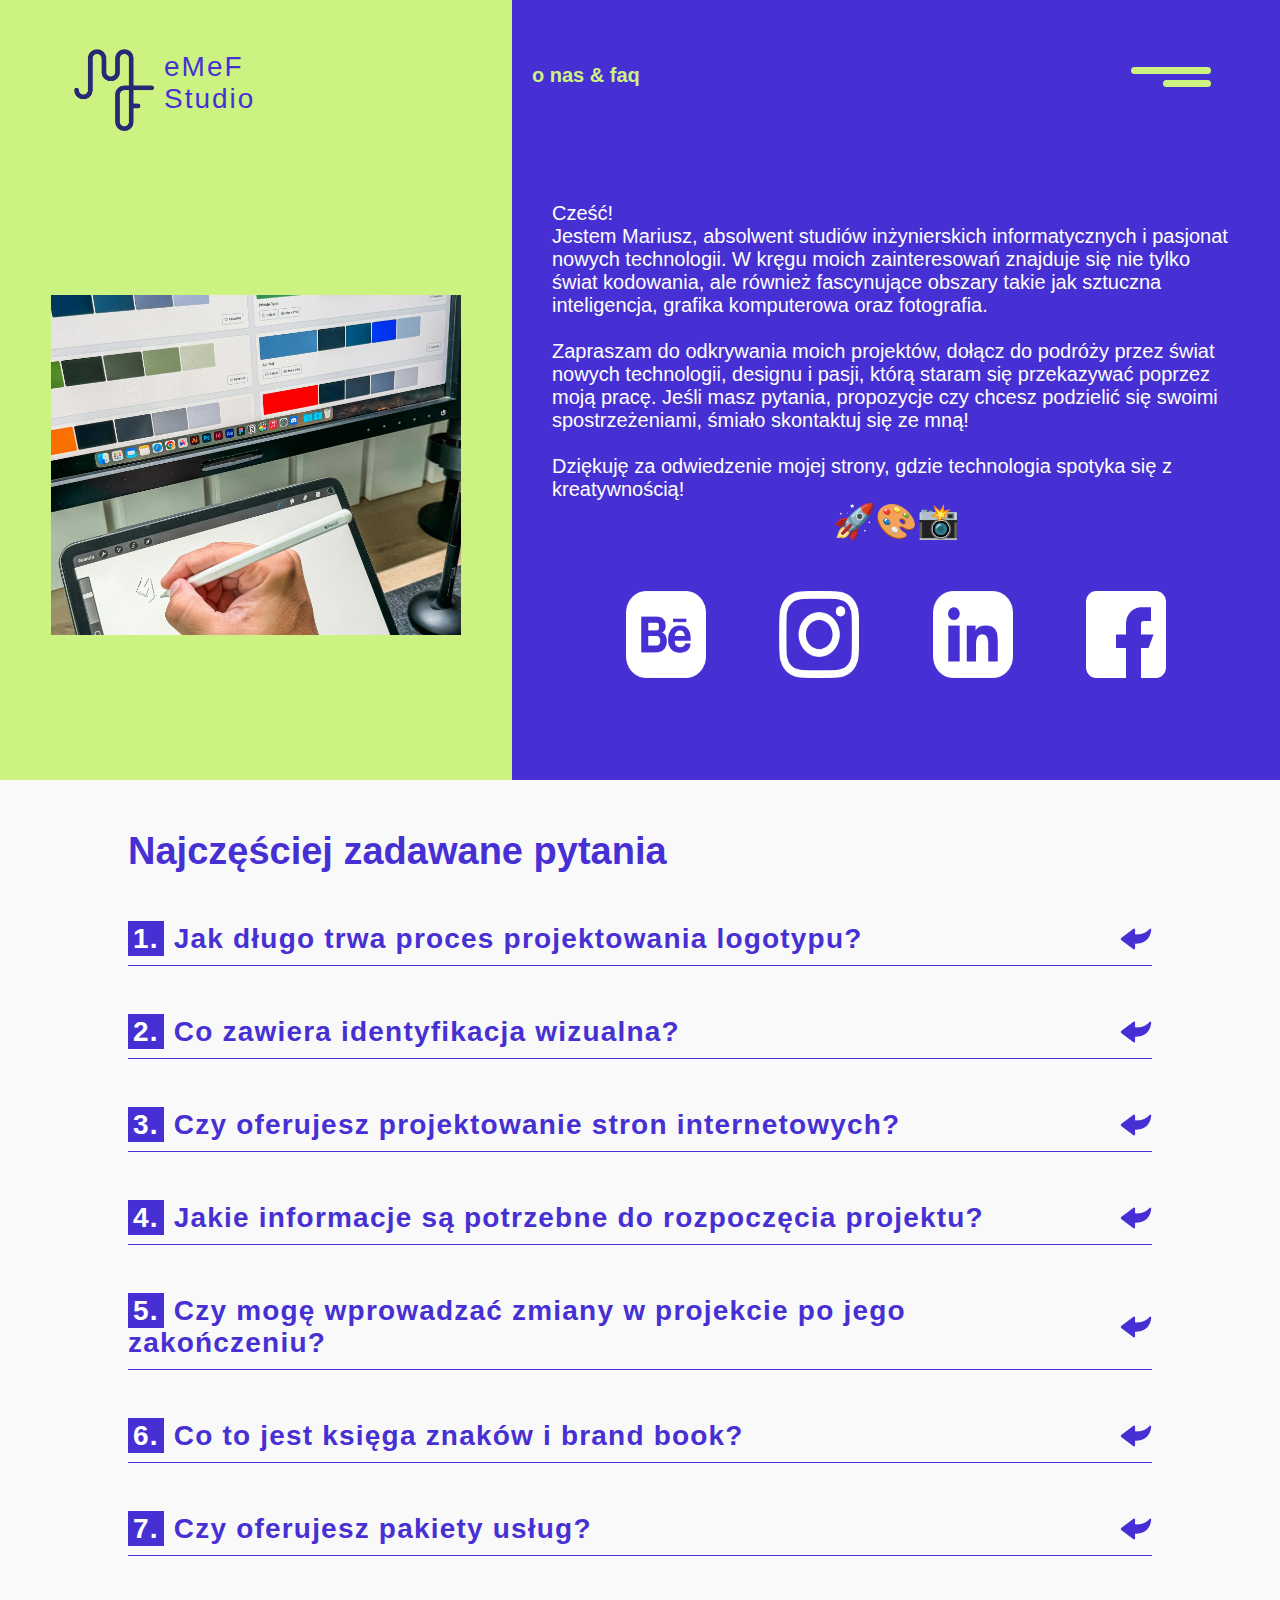
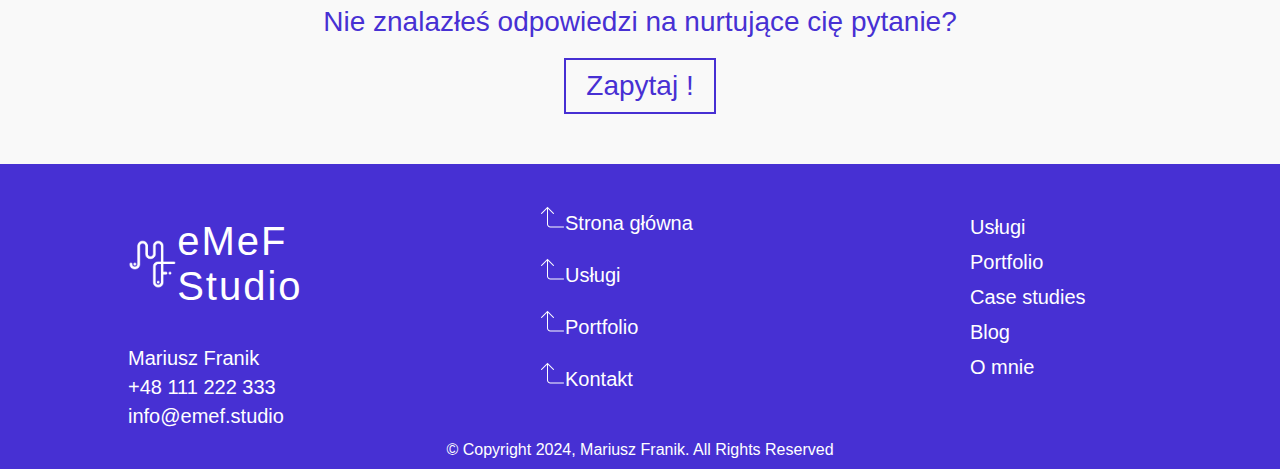
<file: subpages/about.html>
<!DOCTYPE html>
<html lang="en">
<head>
    <meta charset="UTF-8">
    <meta name="viewport" content="width=device-width, initial-scale=1.0">
    <!-- <link rel="stylesheet" href="../css/globalStyle.css"> -->
     <link rel="stylesheet" href="../css/navigation.css">
     <link rel="stylesheet" href="../css/about.css">
    <title>O nas | eMeF</title>
</head>
<body>
    <div class="upArrow show"></div>
    <div id="container">
        <div class="hamburgerPage">
            <a class="menuBtn" href="../index.html">home</a>
            <a class="menuBtn" href="./services.html">usługi</a>
            <a class="menuBtn" href="./portfolio.html">portfolio</a>
            <a class="menuBtn" href="./caseStudies.html">case studies</a>
            <a class="menuBtn" href="./blog.html">blog</a>
            <a class="menuBtn pageActive" href="./about.html#faq">faq</a>
            <a class="menuBtn pageActive" href="./about.html">o nas</a>
            <a class="menuBtn" href="../index.html#contactMe">kontakt</a>
            
        </div>
        <nav class="navigation">
            <div class="leftNav">
                <a class="backToHome" href="https://emef.studio/">
                    <div class="logo_container">
                        <img src="../assets/homePage/granat 2.png" alt="">
                    </div>
                    <span class="logoName">eMeF <br>Studio</span>
                </a>
            </div>
            <div class="rightNav">
                <div class="pageName menuBtn">o nas & faq</div>
                <div class="hamb_Menu">
                    <div class="hambMenu"></div>
                </div>
            </div>
        </nav>
        <div class="first_section">
            <div class="left_side">
                <div class="imageContainer">
                    <img src="../assets/homePage/pexels-japy-23508096.jpg" alt="">
                </div>
                
            </div>
            <div class="right_side">
                <div class="aboutDesc">
                    <p>Cześć!<br>
                        Jestem Mariusz, absolwent studiów inżynierskich informatycznych i pasjonat nowych technologii. W kręgu moich zainteresowań znajduje się nie tylko świat kodowania, ale również fascynujące obszary takie jak sztuczna inteligencja, grafika komputerowa oraz fotografia.<br><br>
                        
                        Zapraszam do odkrywania moich projektów, dołącz do podróży przez świat nowych technologii, designu i pasji, którą staram się przekazywać poprzez moją pracę. Jeśli masz pytania, propozycje czy chcesz podzielić się swoimi spostrzeżeniami, śmiało skontaktuj się ze mną!<br><br>
                        
                        Dziękuję za odwiedzenie mojej strony, gdzie technologia spotyka się z kreatywnością! <br>
                        <div class="iconsAbout">🚀🎨📸</div></p>
                        <div class="socialsContainer">
                            <a class="socialsLinks" href="http://google.com"><img src="../assets/homePage/behance.png" alt=""></a>
                            <a class="socialsLinks" href="http://google.com"><img src="../assets/homePage/instagram.png" alt=""></a>
                            <a class="socialsLinks" href="http://google.com"><img src="../assets/homePage/linkedin.png" alt=""></a>
                            <a class="socialsLinks" href="http://google.com"><img src="../assets/homePage/facebook.png" alt=""></a>
                        </div>
                        
                </div>
                
            </div>
            
        </div> 
        <div class="secondSection">
            <div id="faq" class="faqContainer">
                <div class="faqTitle">Najczęściej zadawane pytania</div>

                <div class="questContainer">
                    <div class="questTitle">
                        <div class="titleQuest">
                            <span class="questNumber">1.</span>Jak długo trwa proces projektowania logotypu?
                        </div>
                        <img class="faqArrow" src="../assets/homePage/right.png" alt="">
                    </div>
                    <div class="questDesc">Proces projektowania logotypu zazwyczaj trwa od 1 do 2 tygodni, w zależności od liczby korekt i zmian wymaganych przez klienta.</div>
                </div>
                <div class="questContainer">
                    <div class="questTitle">
                        <div class="titleQuest">
                            <span class="questNumber">2.</span>Co zawiera identyfikacja wizualna?
                        </div>
                        <img class="faqArrow" src="../assets/homePage/right.png" alt="">
                    </div>
                    <div class="questDesc">Identyfikacja wizualna obejmuje logotyp, kolorystykę, typografię, wzory graficzne oraz wszelkie elementy wizualne, które są wykorzystywane w materiałach promocyjnych i marketingowych.</div>
                </div>
                <div class="questContainer">
                    <div class="questTitle">
                        <div class="titleQuest">
                            <span class="questNumber">3.</span>Czy oferujesz projektowanie stron internetowych?
                        </div>
                        <img class="faqArrow" src="../assets/homePage/right.png" alt="">
                    </div>
                    <div class="questDesc">Tak, specjalizuję się w projektowaniu stron internetowych z uwzględnieniem UX/UI oraz responsywnego designu (RWD), aby strona była dostępna na różnych urządzeniach.</div>
                </div>
                <div class="questContainer">
                    <div class="questTitle">
                        <div class="titleQuest">
                            <span class="questNumber">4.</span>Jakie informacje są potrzebne do rozpoczęcia projektu?
                        </div>
                        <img class="faqArrow" src="../assets/homePage/right.png" alt="">
                    </div>
                    <div class="questDesc">Potrzebuję informacji o Twojej firmie, celach projektu, grupie docelowej, preferencjach kolorystycznych i stylu, a także wszelkich dodatkowych szczegółów, które mogą być istotne.</div>
                </div>
                <div class="questContainer">
                    <div class="questTitle">
                        <div class="titleQuest">
                            <span class="questNumber">5.</span>Czy mogę wprowadzać zmiany w projekcie po jego zakończeniu?
                        </div>
                        <img class="faqArrow" src="../assets/homePage/right.png" alt="">
                    </div>
                    <div class="questDesc">Oczywiście! Jestem elastyczny i otwarty na korekty, aby projekt spełniał Twoje oczekiwania. Proszę o kontakt w celu omówienia szczegółów.</div>
                </div>
                <div class="questContainer">
                    <div class="questTitle">
                        <div class="titleQuest">
                            <span class="questNumber">6.</span>Co to jest księga znaków i brand book?
                        </div>
                        <img class="faqArrow" src="../assets/homePage/right.png" alt="">
                    </div>
                    <div class="questDesc">Księga znaków i brand book to dokumenty, które zawierają szczegółowe wytyczne dotyczące używania logotypu, kolorystyki, typografii i innych elementów wizualnych, aby zapewnić spójność marki we wszystkich materiałach marketingowych.</div>
                </div>
                <div class="questContainer">
                    <div class="questTitle">
                        <div class="titleQuest">
                            <span class="questNumber">7.</span>Czy oferujesz pakiety usług?
                        </div>
                        <img class="faqArrow" src="../assets/homePage/right.png" alt="">
                    </div>
                    <div class="questDesc">Tak, oferuję różne pakiety usług dostosowane do potrzeb klientów. Proszę o kontakt, aby omówić dostępne opcje i wybrać najlepszy pakiet dla Twojej firmy.</div>
                </div>
                <div class="goToContactContainer">
                    <div class="titleToContact">
                        Nie znalazłeś odpowiedzi na nurtujące cię pytanie?
                    </div>
                    <a href="../index.html#contactMe"><div class="goToContactBtn">Zapytaj !</div></a>
                    
                </div>
            </div>
            
        </div>


        <footer class="stopka">
            <div class="footerMenuContainer">
                <div class="leftFooter">
                    <div class="logoFooter">
                        <img src="../assets/homePage/emef short.png" alt="">
                        <span class="logoNameFooter">eMeF <br>Studio</span>
                    </div> 
                    <span class="footerAdress">Mariusz Franik</span>
                    <span class="footerAdress">+48 111 222 333</span>
                    <span class="footerAdress">info@emef.studio</span>
                    
                </div>
                <div class="centerFooter">
                    <div class="footerAbox">
                        <a class="footerUp" href="#container" target="" rel="noopener noreferrer"><img src="../assets/homePage/icons8-arrow-up-50.png" alt="">Strona główna</a>
                        <a class="footerUp" href="../index.html#services" target="" rel="noopener noreferrer"><img src="../assets/homePage/icons8-arrow-up-50.png" alt="">Usługi</a>
                        <a class="footerUp" href="../index.html#portfolio" target="" rel="noopener noreferrer"><img src="../assets/homePage/icons8-arrow-up-50.png" alt="">Portfolio</a>
                        <a class="footerUp" href="../index.html#contactMe" target="" rel="noopener noreferrer"><img src="../assets/homePage/icons8-arrow-up-50.png" alt="">Kontakt</a>
                    </div> 
                    
                </div>
                <div class="rightFooter">
                   <div class="left">
                    
                   </div>
                   <div class="right">
                    <a href="./services.html">Usługi</a>
                    <a href="./portfolio.html">Portfolio</a>
                    <a href="./caseStudies.html">Case studies</a>
                    <a href=".blog.html">Blog</a>
                    <a href="./about.html">O mnie</a>
                   </div>
                </div>
            </div>
            <div class="rightReservet">© Copyright 2024, Mariusz Franik. All Rights Reserved</div>
           </footer>
        <script src="../js/hambMenu.js"></script>
</body>
</html>
</file>
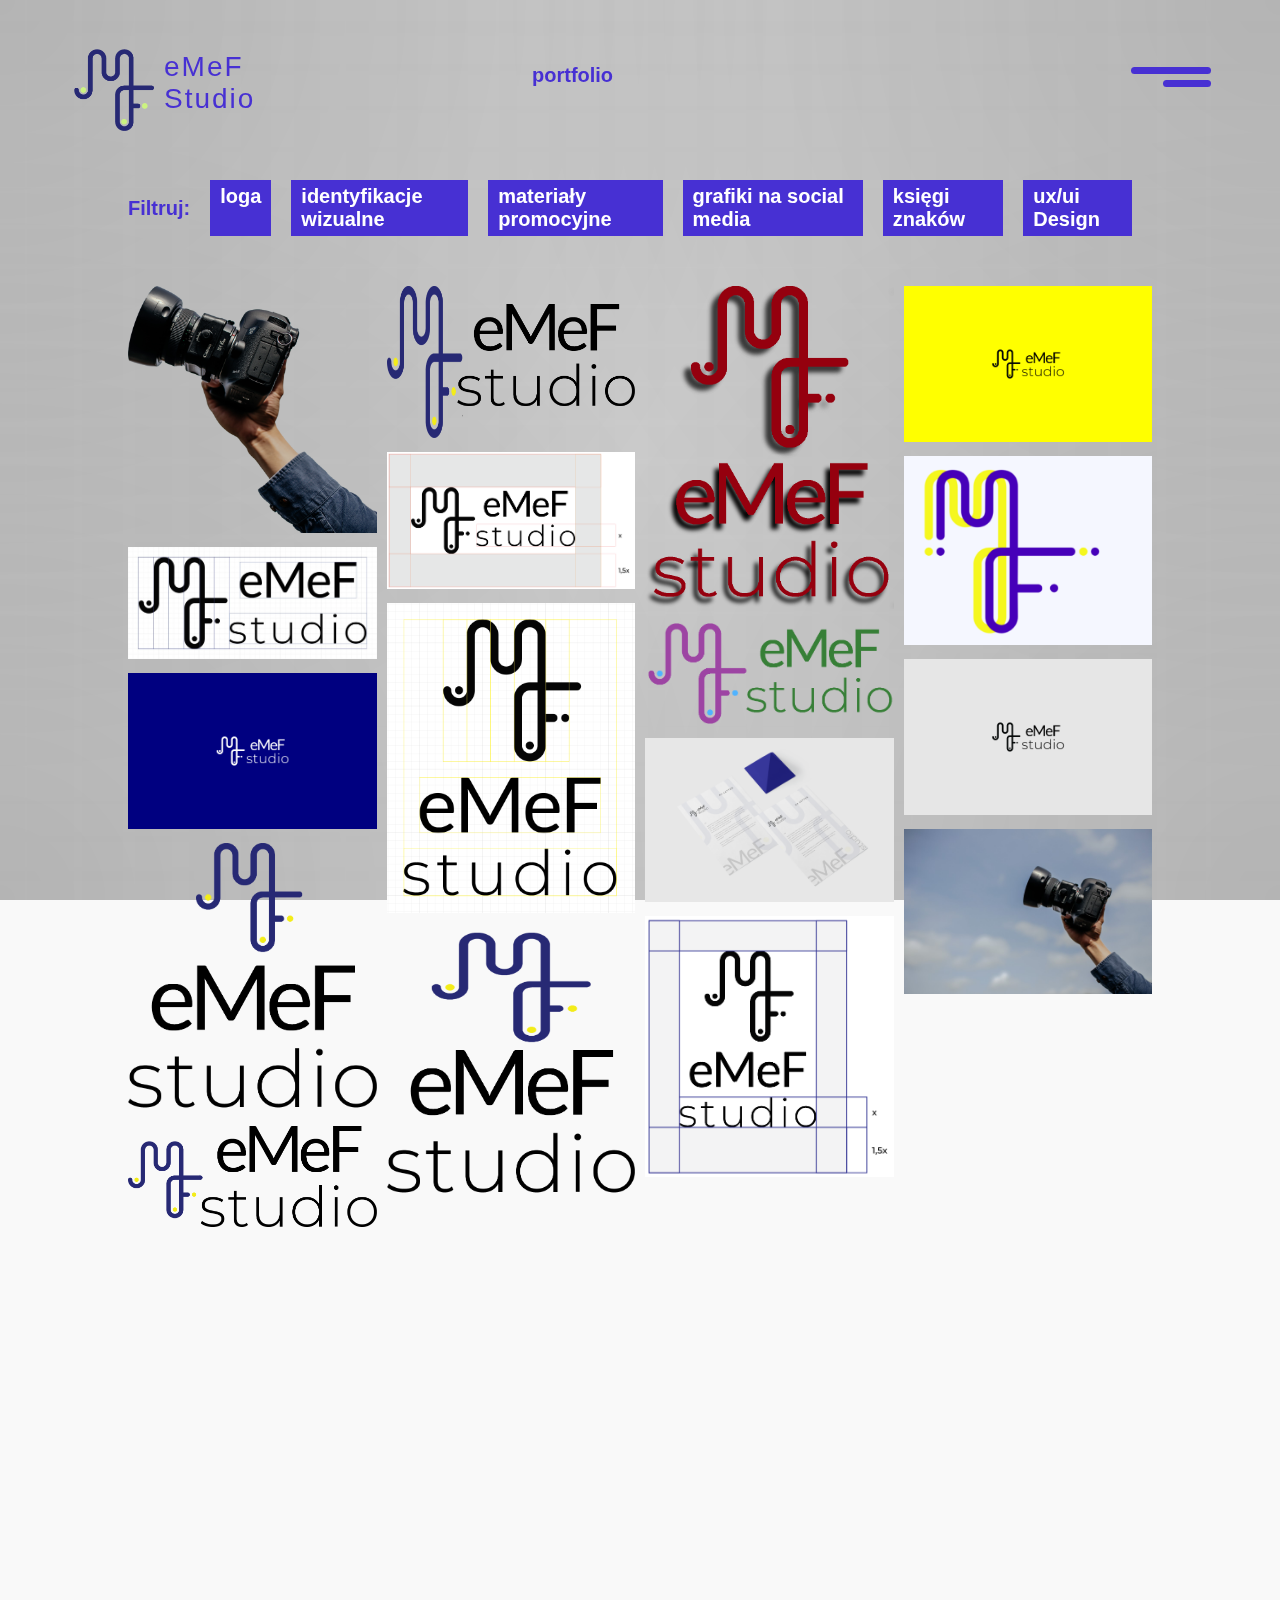
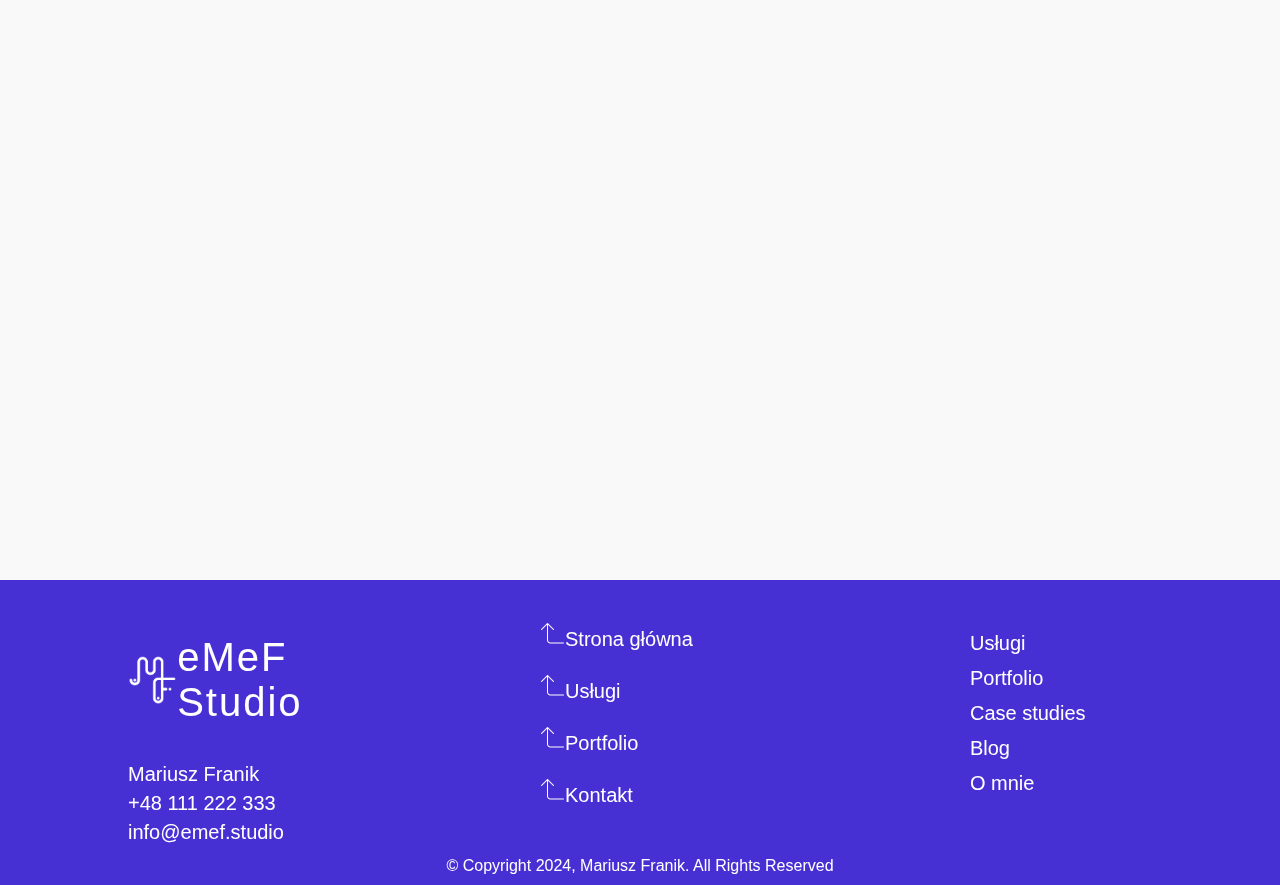
<file: subpages/gallery.html>
<!DOCTYPE html>
<html lang="pl">
<head>
    <meta charset="UTF-8">
    <meta name="viewport" content="width=device-width, initial-scale=1.0">
    <link rel="stylesheet" href="../css/navigation.css">
    <link rel="stylesheet" href="../css/gallery.css">
    <title>Portfolio | eMeF</title>
</head>
<body >
    <div class="upArrow show"></div>
    <div id="container">
        <div class="hamburgerPage">
            <a class="menuBtn" href="../index.html">home</a>
            <a class="menuBtn" href="./services.html">usługi</a>
            <a class="menuBtn pageActive" href="./gallery.html">portfolio</a>
            <a class="menuBtn" href="./caseStudies.html">case studies</a>
            <a class="menuBtn" href="./blog.html">blog</a>
            <a class="menuBtn " href="./about.html#faq">faq</a>
            <a class="menuBtn " href="./about.html">o nas</a>
            <a class="menuBtn" href="../index.html#contactMe">kontakt</a>
            
        </div>
        <nav class="navigation">
            <div class="leftNav">
                <a class="backToHome" href="https://emef.studio/">
                    <div class="logo_container">
                        <img src="../assets/homePage/granat 2.png" alt="">
                    </div>
                    <span class="logoName">eMeF <br>Studio</span>
                </a>
            </div>
            <div class="rightNav">
                <div class="pageName menuBtn">portfolio</div>
                <div class="hamb_Menu">
                    <div class="hambMenu"></div>
                </div>
            </div>
        </nav>
        <div class="first_section">
            <div class="galleryContainer">
                <div class="filters">
                    <span class="filter">Filtruj:</span>
                    <div class="categories">
                        <div class="filteredCategory btn">loga</div>
                        <div class="filteredCategory btn">identyfikacje wizualne</div>
                        <div class="filteredCategory btn">materiały promocyjne</div>
                        <div class="filteredCategory btn">grafiki na social media</div>
                        <div class="filteredCategory btn">księgi znaków</div>
                        <div class="filteredCategory btn">ux/ui Design</div>
                    </div>
                    
                </div>

                    <div class="masonry-container">
                    </div>
                    

            </div>
        </div>

        <footer class="stopka">
            <div class="footerMenuContainer">
                <div class="leftFooter">
                    <div class="logoFooter">
                        <img src="../assets/homePage/emef short.png" alt="">
                        <span class="logoNameFooter">eMeF <br>Studio</span>
                    </div> 
                    <span class="footerAdress">Mariusz Franik</span>
                    <span class="footerAdress">+48 111 222 333</span>
                    <span class="footerAdress">info@emef.studio</span>
                    
                </div>
                <div class="centerFooter">
                    <div class="footerAbox">
                        <a class="footerUp" href="#container" target="" rel="noopener noreferrer"><img src="../assets/homePage/icons8-arrow-up-50.png" alt="">Strona główna</a>
                        <a class="footerUp" href="#services" target="" rel="noopener noreferrer"><img src="../assets/homePage/icons8-arrow-up-50.png" alt="">Usługi</a>
                        <a class="footerUp" href="#portfolio" target="" rel="noopener noreferrer"><img src="../assets/homePage/icons8-arrow-up-50.png" alt="">Portfolio</a>
                        <a class="footerUp" href="#contactMe" target="" rel="noopener noreferrer"><img src="../assets/homePage/icons8-arrow-up-50.png" alt="">Kontakt</a>
                    </div> 
                    
                </div>
                <div class="rightFooter">
                   <div class="left">
                    
                   </div>
                   <div class="right">
                    <a href="./subpages/services.html">Usługi</a>
                    <a href="./subpages/gallery.html">Portfolio</a>
                    <a href="./subpages/caseStudies.html">Case studies</a>
                    <a href="./subpages/blog.html">Blog</a>
                    <a href="./subpages/about.html">O mnie</a>
                   </div>
                </div>
            </div>
            <div class="rightReservet">© Copyright 2024, Mariusz Franik. All Rights Reserved</div>
           </footer>

        <script src="../js/hambMenu.js"></script>
        <script src="../js/gallery.js"></script>
</body>
</html>
</file>
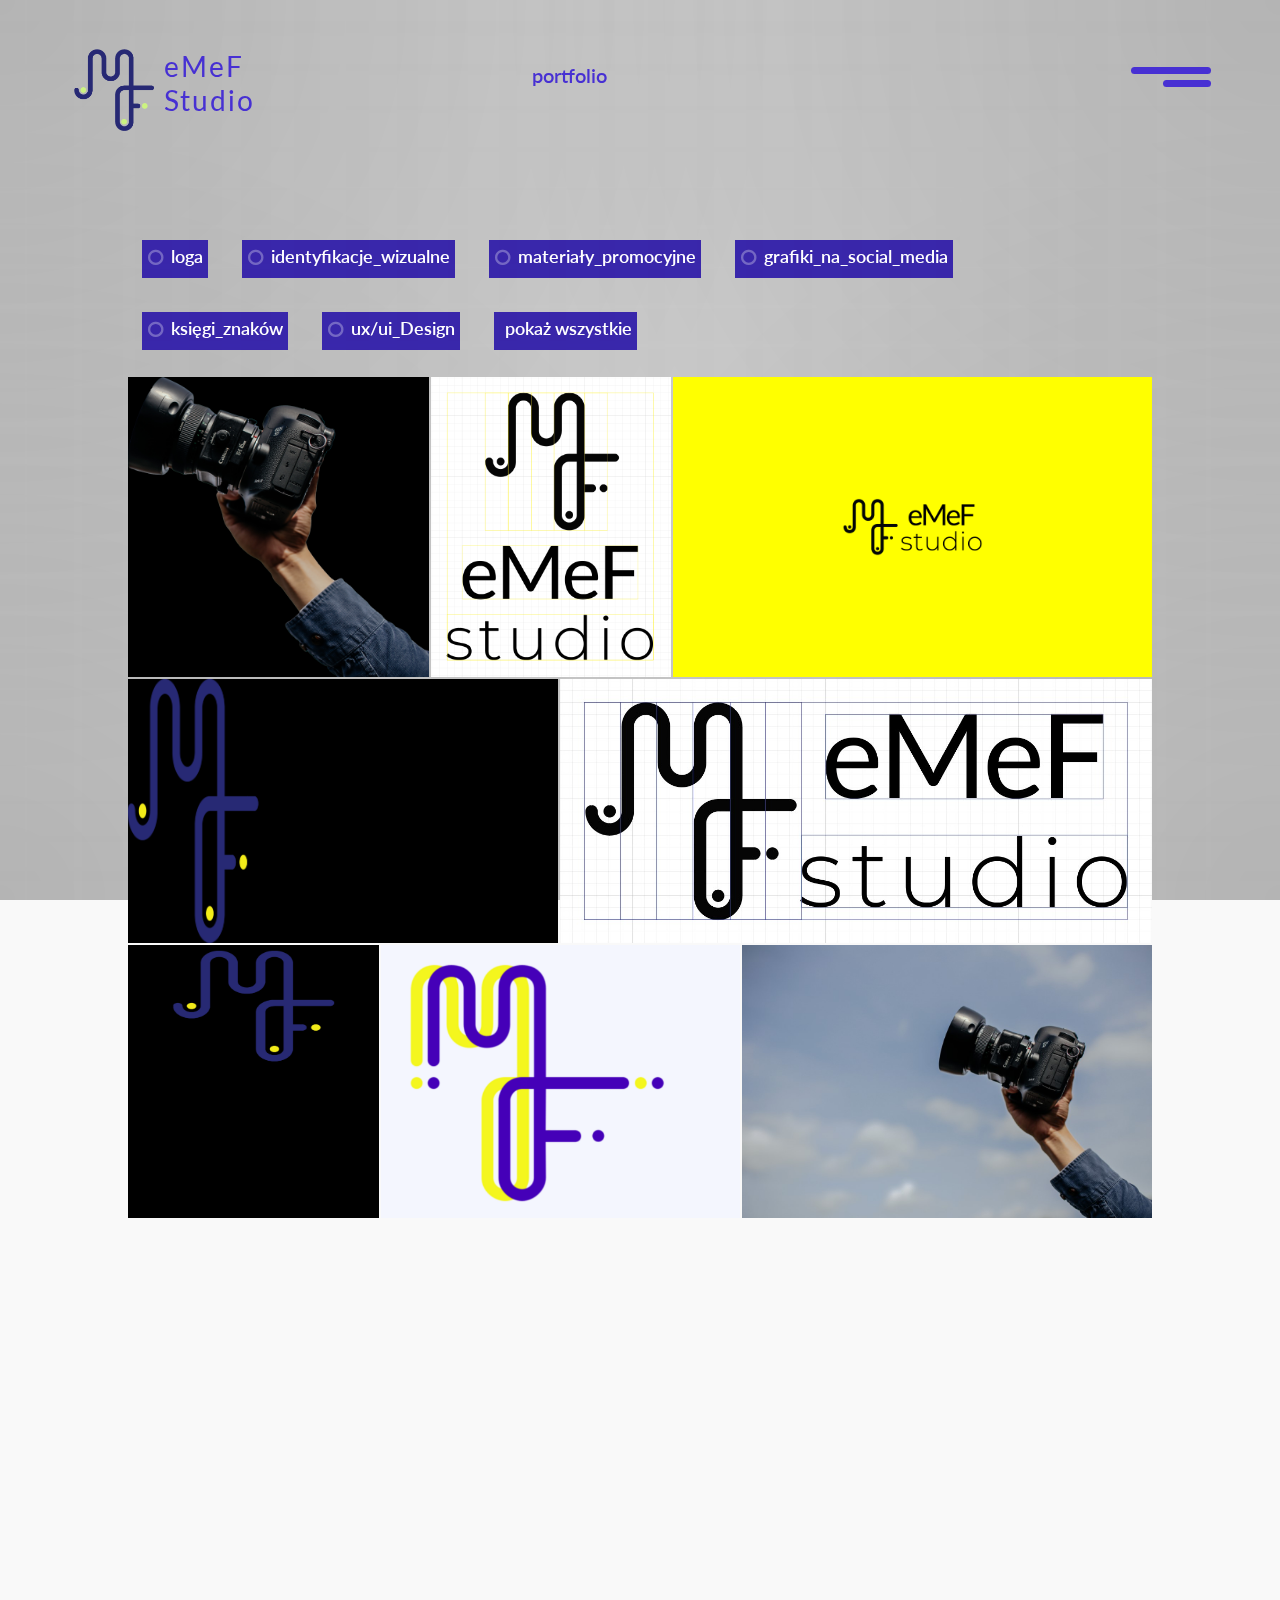
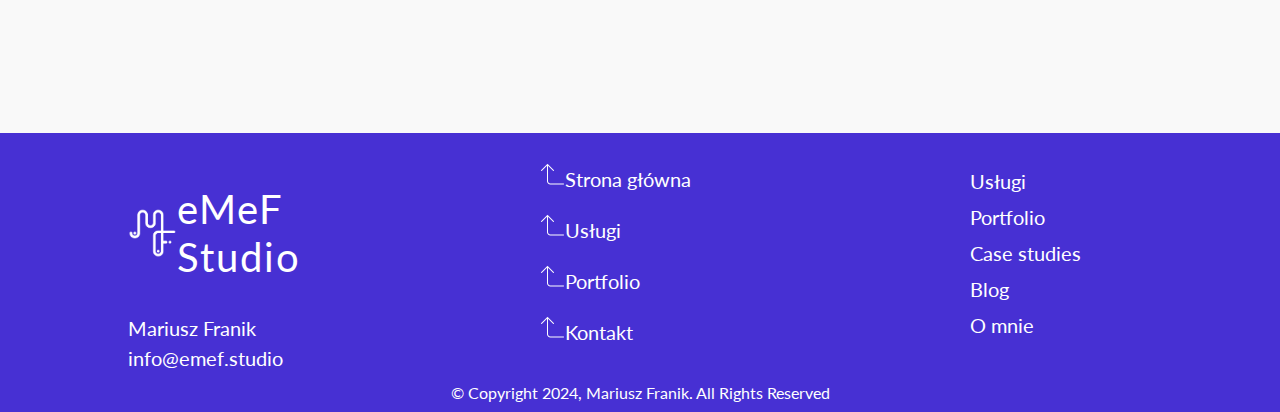
<file: subpages/portfolio.html>
<!DOCTYPE html>
<html lang="pl">
<head>
    <meta charset="UTF-8">
    <meta name="viewport" content="width=device-width, initial-scale=1.0">
    <link href="https://fonts.googleapis.com/css2?family=Lato:ital,wght@0,100;0,300;0,400;0,700;0,900;1,100;1,300;1,400;1,700;1,900&display=swap" rel="stylesheet">
    <link rel="stylesheet" href="../lib/nanogallery2.min.css">
    <link rel="stylesheet" href="../css/navigation.css">
    <!-- <link rel="stylesheet" href="../css/gallery.css"> -->
     <!-- <link rel="stylesheet" href="../css/galleryPortfolio.css"> -->
      <link rel="stylesheet" href="../css/galleryPortfolio.css">
    <title>Portfolio | eMeF</title>
</head>
<body >
    <div class="upArrow show"></div>
    <div id="container">
        <div class="hamburgerPage">
            <a class="menuBtn" href="../index.html">home</a>
            <a class="menuBtn" href="./services.html">usługi</a>
            <a class="menuBtn pageActive" href="./portfolio.html">portfolio</a>
            <a class="menuBtn" href="./caseStudies.html">case studies</a>
            <a class="menuBtn" href="./blog.html">blog</a>
            <a class="menuBtn " href="./about.html#faq">faq</a>
            <a class="menuBtn " href="./about.html">o nas</a>
            <a class="menuBtn" href="../index.html#contactMe">kontakt</a>
            
        </div>
        <nav class="navigation" id="top">
            <div class="leftNav">
                <a class="backToHome" href="https://emef.studio/">
                    <div class="logo_container">
                        <img src="../assets/homePage/granat 2.png" alt="">
                    </div>
                    <span class="logoName">eMeF <br>Studio</span>
                </a>
            </div>
            <div class="rightNav">
                <div class="pageName menuBtn">portfolio</div>
                <div class="hamb_Menu">
                    <div class="hambMenu"></div>
                </div>
            </div>
        </nav>
        <div class="first_section">
            <div class="galleryContainer1">
                <!-- <div class="filters">
                    <span class="filter">Filtruj:</span>
                    <div class="categories">
                        <div class="filteredCategory btn">loga</div>
                        <div class="filteredCategory btn">identyfikacje wizualne</div>
                        <div class="filteredCategory btn">materiały promocyjne</div>
                        <div class="filteredCategory btn">grafiki na social media</div>
                        <div class="filteredCategory btn">księgi znaków</div>
                        <div class="filteredCategory btn">ux/ui Design</div>
                    </div>
                    
                </div> -->

                <div id="my_nanogallery" class="galleryContainer"></div>
                    

            </div>
        </div>

        <footer class="stopka">
            <div class="footerMenuContainer">
                <div class="leftFooter">
                    <div class="logoFooter">
                        <img src="../assets/homePage/emef short.png" alt="">
                        <span class="logoNameFooter">eMeF <br>Studio</span>
                    </div> 
                    <span class="footerAdress">Mariusz Franik</span>
                    <span class="footerAdress">info@emef.studio</span>
                    
                </div>
                <div class="centerFooter">
                    <div class="footerAbox">
                        <a class="footerUp" href="../index.html#container" target="" rel="noopener noreferrer"><img src="../assets/homePage/icons8-arrow-up-50.png" alt="">Strona główna</a>
                        <!-- <a class="footerUp" href="#services" target="" rel="noopener noreferrer"><img src="../assets/homePage/icons8-arrow-up-50.png" alt="">Usługi</a> -->
                        <a class="footerUp" href="../index.html#services" target="" rel="noopener noreferrer"><img src="../assets/homePage/icons8-arrow-up-50.png" alt="">Usługi</a>
                        <a class="footerUp" href="../index.html#portfolio" target="" rel="noopener noreferrer"><img src="../assets/homePage/icons8-arrow-up-50.png" alt="">Portfolio</a>
                        <a class="footerUp" href="../index.html#contactMe" target="" rel="noopener noreferrer"><img src="../assets/homePage/icons8-arrow-up-50.png" alt="">Kontakt</a>
                    </div> 
                    
                </div>
                <div class="rightFooter">
                   <div class="left">
                    
                   </div>
                   <div class="right">
                    <a href="./subpages/services.html">Usługi</a>
                    <a href="./portfolio.html#top">Portfolio</a>
                    <a href="./subpages/caseStudies.html">Case studies</a>
                    <a href="./subpages/blog.html">Blog</a>
                    <a href="./subpages/about.html">O mnie</a>
                   </div>
                </div>
            </div>
            <div class="rightReservet">© Copyright 2024, Mariusz Franik. All Rights Reserved</div>
           </footer>

        <script src="../js/hambMenu.js"></script>
        
        <!-- <script src="../js/gallery.js"></script> -->
        <script src="https://code.jquery.com/jquery-3.6.0.min.js"></script>
        <script src="../lib/jquery.nanogallery2.min.js"></script>
        <script src="../js/galleryPortfolio.js"></script>
</body>
</html>
</file>
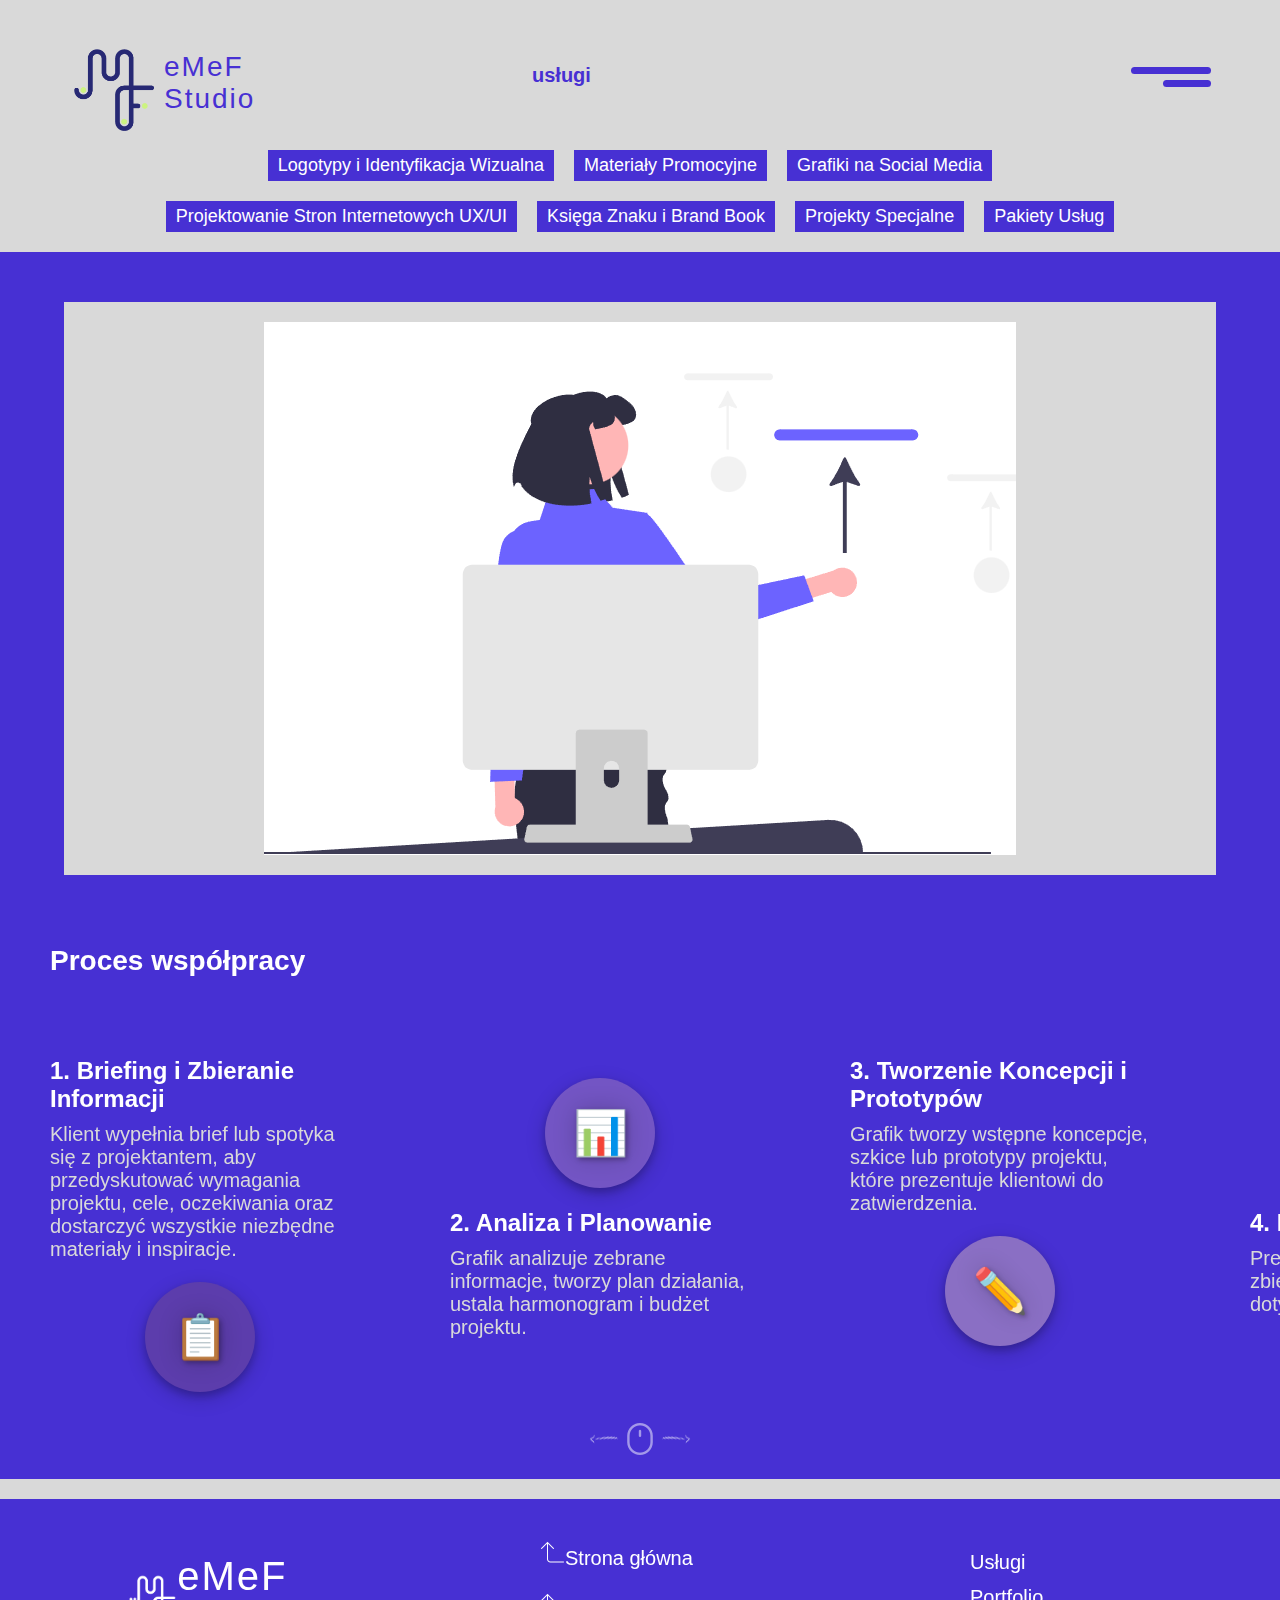
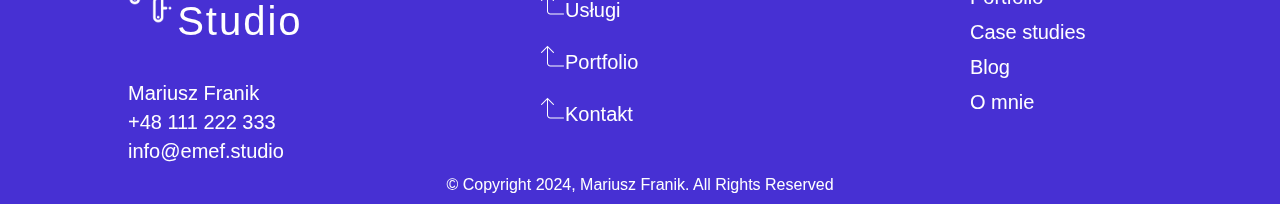
<file: subpages/services.html>
<!DOCTYPE html>
<html lang="pl">
<head>
    <meta charset="UTF-8">
    <meta name="viewport" content="width=device-width, initial-scale=1.0">
    <link rel="stylesheet" href="../css/navigation.css">
    <link rel="stylesheet" href="../css/services.css">
    <title>usługi | eMeF</title>
</head>
<body>
    <div class="upArrow show"></div>
    <div id="container">
        <div class="hamburgerPage">
            <a class="menuBtn" href="../index.html">home</a>
            <a class="menuBtn pageActive" href="./services.html">usługi</a>
            <a class="menuBtn" href="./portfolio.html">portfolio</a>
            <a class="menuBtn" href="./caseStudies.html">case studies</a>
            <a class="menuBtn" href="./blog.html">blog</a>
            <a class="menuBtn " href="./about.html#faq">faq</a>
            <a class="menuBtn " href="./about.html">o nas</a>
            <a class="menuBtn" href="../index.html#contactMe">kontakt</a>
            
        </div>
        <nav class="navigation">
            <div class="leftNav">
                <a class="backToHome" href="https://emef.studio/">
                    <div class="logo_container">
                        <img src="../assets/homePage/granat 2.png" alt="">
                    </div>
                    <span class="logoName">eMeF <br>Studio</span>
                </a>
            </div>
            <div class="rightNav">
                <div class="pageName menuBtn">usługi</div>
                <div class="hamb_Menu">
                    <div class="hambMenu"></div>
                </div>
            </div>
        </nav>
        <!-- <div class="first_section">
            <div class="left_side">
                <div class="categoryContainer">
                    <div class="categoryOffert offertActive">
                        Logotypy i Identyfikacja Wizualna
                    </div>
                    <div class="categoryOffert">
                        Materiały Promocyjne
                    </div>
                    <div class="categoryOffert">
                        Grafiki na Social Media
                    </div>
                    <div class="categoryOffert">
                        Projektowanie Stron 
Internetowych UX/UI
                    </div>
                    <div class="categoryOffert">
                        Księga Znaku i Brand Book
                    </div>
                    <div class="categoryOffert">
                        Projekty Specjalne
                    </div>
                    <div class="categoryOffert">
                        Pakiety Usług
                    </div>
                </div>
            </div>
            <div class="right_side">
                <div class="contentOffert">
                    <div class="offertColumn">
                        <div class="offertTitle">Projektowanie Logotypów</div>
                        <div class="offertDesc">Tworzenie unikalnych logotypów
                            Redesign istniejących logotypów
                            Wersje logotypów dostosowane do różnych mediów (druk, digital)
                            Cena: od 1000 zł</div>
                    </div>
                    <div class="offertColumn">
                        <div class="offertTitle">Identyfikacja Wizualna</div>
                        <div class="offertDesc">Opracowanie kolorystyki marki
                            Wybór i projektowanie typografii
                            Projektowanie wzorów i grafik firmowych
                            Cena: od 3000 zł</div>
                    </div>
                    <div class="offertColumn">
                        <div class="offertTitle">Projektowanie Logotypów</div>
                        <div class="offertDesc">Tworzenie unikalnych logotypów
                            Redesign istniejących logotypów
                            Wersje logotypów dostosowane do różnych mediów (druk, digital)
                            Cena: od 1000 zł</div>
                    </div>
                </div>
            </div>
        </div> -->

        <div class="first_section">
            <div class="left_side">
                <div class="categoryContainer">
                    <div class="categoryOffert" data-category="logotypy">
                        Logotypy i Identyfikacja Wizualna
                    </div>
                    <div class="categoryOffert" data-category="materialy">
                        Materiały Promocyjne
                    </div>
                    <div class="categoryOffert" data-category="grafiki">
                        Grafiki na Social Media
                    </div>
                    <div class="categoryOffert" data-category="uxui">
                        Projektowanie Stron Internetowych UX/UI
                    </div>
                    <div class="categoryOffert" data-category="brandbook">
                        Księga Znaku i Brand Book
                    </div>
                    <div class="categoryOffert" data-category="specjalne">
                        Projekty Specjalne
                    </div>
                    <div class="categoryOffert" data-category="pakiety">
                        Pakiety Usług
                    </div>
                </div>
            </div>
            <div class="right_side">
                <div id="dynamicContent" class="contentOffert active">
                    <img src="../assets/services/sdfsdfdsf.png" alt="">
                    <!-- Dynamiczne treści będą generowane tutaj -->
                </div>
            </div>
        </div>










        <!-- <div class="secondSection">
            asdasdasd
        </div> -->
        <div class="sectionTitle">Proces współpracy</div>
        <div class="process-section-wrapper">
            
            <div class="process-section">
                <div class="process-container">
                    <div class="process-step">
                        <div class="process-title">1. Briefing i Zbieranie Informacji</div>
                        <div class="process-desc">Klient wypełnia brief lub spotyka się
                            z projektantem, aby przedyskutować 
                           wymagania projektu, cele, oczekiwania 
                           oraz dostarczyć wszystkie niezbędne 
                           materiały i inspiracje.</div>
                        <div class="process-icon one">📋</div>
                    </div>
                    <div class="process-step reverse">
                        <div class="process-icon two even">📊</div>
                        <div class="process-title">2. Analiza i Planowanie</div>
                        <div class="process-desc">Grafik analizuje zebrane informacje, 
                            tworzy plan działania, ustala 
                            harmonogram i budżet projektu.</div>
                    </div>
                    <div class="process-step">
                        <div class="process-title">3. Tworzenie Koncepcji i 
                            Prototypów</div>
                        <div class="process-desc">Grafik tworzy wstępne koncepcje, 
                            szkice lub prototypy projektu, 
                            które prezentuje klientowi do zatwierdzenia.</div>
                        <div class="process-icon three">✏️</div>
                    </div>
                    <div class="process-step reverse">
                        <div class="process-icon four even">👥</div>
                        <div class="process-title">4. Prezentacja i Feedback</div>
                        <div class="process-desc">Prezentacja koncepcji klientowi, 
                            zbieranie opinii i sugestii 
                            dotyczących zmian lub poprawek.</div>
                    </div>
                    <div class="process-step">
                        <div class="process-title">5. Implementacja i Projektowanie</div>
                        <div class="process-desc">Po zatwierdzeniu koncepcji, 
                            grafik przystępuje do właściwego 
                            projektowania, tworząc finalne 
                            wersje grafiki lub projektu.</div>
                        <div class="process-icon five">💻</div>
                    </div>
                    <div class="process-step reverse">
                        <div class="process-icon six even">🔄</div>
                        <div class="process-title">6. Korekta i Poprawki</div>
                        <div class="process-desc">Klient przegląda gotowy projekt, 
                            zgłasza ewentualne poprawki, 
                            które grafik wprowadza.</div>
                    </div>
                    <div class="process-step">
                        <div class="process-title">7. Finalizacja i Dostarczenie Projektu</div>
                        <div class="process-desc">Po wprowadzeniu wszystkich poprawek, 
                            projekt jest finalizowany i 
                            dostarczany klientowi w 
                            uzgodnionych formatach.</div>
                        <div class="process-icon seven">📦</div>
                    </div>
                    <div class="process-step reverse">
                        <div class="process-icon even eight">🛠️</div>
                        <div class="process-title">8. Wdrożenie i Wsparcie</div>
                        <div class="process-desc">Pomoc w wdrożeniu projektu 
                            (np. strona internetowa, druk) 
                            oraz oferowanie wsparcia po 
                            zakończeniu projektu.</div>
                    </div>
                </div>
            </div>
            
        </div>
        <div class="scrollIcon">
            <img class="firstArrow" src="../assets/services/up-arrow5.png" alt="" srcset="">
            <img src="../assets/services/mouse.png" alt="">
            <img class="lastArrow" src="../assets/services/up-arrow4.png" alt="" srcset="">
        </div>
        <div class="sectionPause separator "></div>
        
        







        <footer class="stopka">
            <div class="footerMenuContainer">
                <div class="leftFooter">
                    <div class="logoFooter">
                        <img src="../assets/homePage/emef short.png" alt="">
                        <span class="logoNameFooter">eMeF <br>Studio</span>
                    </div> 
                    <span class="footerAdress">Mariusz Franik</span>
                    <span class="footerAdress">+48 111 222 333</span>
                    <span class="footerAdress">info@emef.studio</span>
                    
                </div>
                <div class="centerFooter">
                    <div class="footerAbox">
                        <a class="footerUp" href="../index.html#container" target="" rel="noopener noreferrer"><img src="../assets/homePage/icons8-arrow-up-50.png" alt="">Strona główna</a>
                        <a class="footerUp" href="../index.html#services" target="" rel="noopener noreferrer"><img src="../assets/homePage/icons8-arrow-up-50.png" alt="">Usługi</a>
                        <a class="footerUp" href="../index.html#portfolio" target="" rel="noopener noreferrer"><img src="../assets/homePage/icons8-arrow-up-50.png" alt="">Portfolio</a>
                        <a class="footerUp" href="../index.html#contactMe" target="" rel="noopener noreferrer"><img src="../assets/homePage/icons8-arrow-up-50.png" alt="">Kontakt</a>
                    </div> 
                    
                </div>
                <div class="rightFooter">
                   <div class="left">
                    
                   </div>
                   <div class="right">
                    <a href="#container">Usługi</a>
                    <a href="./portfolio.html">Portfolio</a>
                    <a href="./caseStudies.html">Case studies</a>
                    <a href="./blog.html">Blog</a>
                    <a href="./about.html">O mnie</a>
                   </div>
                </div>
            </div>
            <div class="rightReservet">© Copyright 2024, Mariusz Franik. All Rights Reserved</div>
           </footer>

           <script src="../js/hambMenu.js"></script>
           <script src="../js/services.js"></script>
           <script src="../js/scrollVertical.js"></script>
</body>
</html>
</file>
<file: css/globalStyle.css>
*{
    margin: 0;
    padding: 0;
    box-sizing: border-box;
    scroll-behavior: smooth;
    font-family: 'Lato', sans-serif;
    /* overflow: hidden; */
}

body::-webkit-scrollbar {
    display: none;
    /* overflow: auto; */
    
}
.upArrow{
    width: 64px;
    height: 64px;
    background-image: url(../assets/homePage/up-arrow.png);
    background-position: center;
    position: fixed;
    bottom: 150px;
    right: 20px;
    z-index: 999;
    cursor: pointer;
    /* display: none; */
    opacity: 0; /* Ustawiamy początkową przezroczystość */
    transform: scale(0); /* Ustawiamy początkową skalę */
    transition: opacity 0.5s ease, transform 0.5s ease;
}
.upArrow.show {
    /* display: block; */
    opacity: 1; /* Ustawiamy przezroczystość na 1 */
    transform: scale(1); /* Przywracamy normalną skalę */ /* Pokazujemy przycisk gdy jest klasa 'show' */
}

a {
    color: inherit; /* Dziedziczenie koloru tekstu od rodzica */
    text-decoration: none; /* Usunięcie podkreślenia */
    background: none; /* Usunięcie tła */
    border: none; /* Usunięcie ramki */
    margin: 0; /* Usunięcie marginesów */
    padding: 0; /* Usunięcie odstępów wewnętrznych */
    font: inherit; /* Dziedziczenie stylów czcionki */
    outline: none; /* Usunięcie obramowania focus */
    cursor: pointer; /* Ustawienie kursora na rękę */
}
/* Globalny reset dla przycisków */
button {
    all: unset; /* Resetuje wszystkie style do wartości domyślnych */
    display: inline-block; /* Przywraca inline-block, aby umożliwić ustawienie szerokości i wysokości */
    margin: 0; /* Usuwa wszelkie marginesy */
    padding: 0; /* Usuwa wszelkie wypełnienia */
    border: none; /* Usuwa obramowanie */
    background: none; /* Usuwa tło */
    box-shadow: none; /* Usuwa wszelkie cienie */
    color: inherit; /* Dziedziczy kolor tekstu od rodzica */
    font: inherit; /* Dziedziczy wszystkie właściwości czcionki od rodzica */
    text-align: inherit; /* Dziedziczy wyrównanie tekstu */
    line-height: normal; /* Ustawia normalną wysokość linii */
    vertical-align: middle; /* Wyrównuje elementy wewnątrz w środku */
    appearance: none; /* Usuwa domyślny wygląd specyficzny dla systemu */
    cursor: pointer; /* Ustawia kursor na wskaźnik */
    user-select: none; /* Wyłącza zaznaczanie tekstu */
    -webkit-tap-highlight-color: transparent; /* Usuwa podświetlenie przy kliknięciu na urządzeniach dotykowych */
    outline: none; /* Usuwa obramowanie przy kliknięciu */
}
input, textarea, select, button {

    margin: 0;
    padding: 0;
    border: none;
    outline: none;
    background: none;
    font-family: inherit;
    font-size: inherit;
    color: inherit;

}

/* Dodatkowe resety dla bardziej specyficznych przypadków */
button:focus {
    outline: none; /* Usuwa obramowanie przy focusie */
}

button:active {
    transform: none; /* Resetuje wszelkie transformacje */
    box-shadow: none; /* Resetuje cienie przy aktywacji */
}

button::-moz-focus-inner {
    border: 0; /* Usuwa obramowanie wewnętrzne w Firefox */
    padding: 0; /* Usuwa wypełnienie wewnętrzne w Firefox */
}
.backToHome{
    display: flex;
    justify-content: center;
    align-items: center;
}
.hamburgerPage{
    width: 100vw;
    margin-top: 150px;
    height: calc( 100vh - 150px );
    background: #CCF381;;
    /* z-index: ; */
    position: fixed;
    /* visibility: hidden; */
    transform: translate(100%, -100%);
    z-index: 999;
    display: flex;
    align-items: flex-end;
    flex-direction: column;
    padding: 4em 5em;
    
}
.hambActive{
    animation: slide-down 1s forwards, expand 0.5s 1s forwards;
}
.hamburgerPage a{
    margin: 5px;
    padding: 5px 10px;
    color: #4730D3;
    font-weight: 600;
    font-size: 20px;
    position: relative;
    transition: all 0.3s ease;
}
.hamburgerPage a:hover{

    color: #CCF381;

}
.hamburgerPage a::after{
    content: '';
    width: 0%;
    height: 100%;
    background: #4730D3;
    position: absolute;
    top: 0;
    left: 0;
    z-index: -1;
    transition: all 0.3s cubic-bezier(0.68, -0.55, 0.265, 1.55);
}
.hamburgerPage a:hover::after{
    content: '';
    width: 100%;
    height: 100%;
    background: #4730D3;
    position: absolute;
    color: #CCF381;
    top: 0;
    left: 0;
    z-index: -1;
}

/* expand 0.5s 1s forwards; */
@keyframes slide-down {
    0% {
        transform: translate(70%, -100%);
    }
    100% {
        transform: translate(70%, 0%);
    }
}

@keyframes expand {
    0% {
        transform: translate(70%, 0%);
    }
    100% {
        transform: translate(0%, 0%);
    }
}


#container{
    width: 100vw;
    height: 80vh;
    /* background: red; */
    /* display: flex; */
}
.navigation{
    width: 100%;
    height:150px;
    /* background: yellow; */
    display: flex;
    justify-content: space-between;
    z-index: 999;
}
.leftNav{
    width: 70%;
    padding-left: 5%;
    background: #4730D3;

    display: flex;
    align-items: center;
    z-index: 999;
}
.logo_container{
    /* padding-top: 40px; */
    width: 150px;
    height: 150px;

    display: flex;
    justify-content: center;
    align-items: flex-end;
}
.logo_container img{
    width: 80%;
    height: 80%;
    object-fit: contain;
}
.logoName{
    margin-top: 15px;
    font-size: 40px;
    color: white;
    letter-spacing: 2px;
}
.rightNav{
    /* width: 28%; */
    flex: 1;
    padding-right: 5%;
    background: #CCF381;
    display: flex;
    justify-content: space-between;
    /* justify-content: flex-end; */
    align-items: center;
    /* background: red; */
    z-index: 999;
}
.pageName{
    margin-left: 20px;
    font-weight: 600;
    font-size: 20px;
    color: #4730D3;
}
.hambMenu{
    width: 60px;
    height: 40px;
    /* background: red; */
    text-align: center;
    /* border: 2px solid black; */
}
.hambMenu{
    width: 80px;
    height: 7px;
    background: #4730D3;
    border-radius: 25px;
    position: relative;
    transition: all 3s ease, transform 0.3s ease;
}
.hambMenu::before{
    content: '';
    width: 60%;
    height: 100%;
    position: absolute;   
    top: 13px;
    right: 0px;
    background: #4730D3;
    border-radius: 25px;
    transition: all 3s ease, transform 0.3s ease;
}
.pageActive{
    border-bottom: 2px solid;
}
.hambMenu.hambAnimation::before{
    content: '';
    width: 60%;
    height: 100%;
    position: absolute;   
    top: 13px;
    right: 0px;
    background: #4730D3;
    border-radius: 25px;
    transform-origin: bottom right;
    transform: rotate(45deg);
}

.hambMenu.hambAnimation{
    transform: translateX(50px);

}


.first_section{
    width: 100%;
    height: 70vh;
    display: flex;
}
.left_side{
    width: 70%;
    /* height: calc( 100% - 150px); */
    background: #4730D3;
    display: flex;
    justify-content: center;
    align-items: center;
    /* border: 2px solid red; */
}
.header_text{
    width: 60%;

    margin-right: 3em;
    color: white;
    font-size: 60px;
}
.right_side{
    width: 28%;
    /* height: calc( 100% - 150px); */
    background: #CCF381;
    flex: 1;
    position: relative;
}

.second_section{
    width: 100%;
    height: 2400px;
    background: url(../assets/homePage/test.jpg);
    /* border: 2px solid blue; */
    background-position: center;
    background-repeat: no-repeat;
    /* background-attachment: fixed; */
    /* background-size: contain; */
}
.four_section{
    width: 100%;
    /* height: 4000px; */
    background: #F9F9F9;
}
.fourContainer{
    width: 60%;
    margin: 0 auto;
    display: flex;
    flex-direction: column;
    align-items: center;
}
.imageHeaderContainer{
    min-width: 100%;
    /* height: 80%; */
    position: absolute;
    top: 50%;
    left: -30%;
    transform: translatey(-50%);
}
.imageHeaderContainer img{
    width: 60%;
    /* height: 100%; */
    object-fit: fill;
}
.servicesContainer{
    width: 80%;
    height: 100%;
    margin: 0 auto;
    display: flex;
    /* background: red; */
}
.leftServicesSide{
    width: 50%;
    height: 100%;
    color: #4831D4;
    /* background: red; */
    /* border: 2px solid red; */
}
.rightServicesSite{
    margin-top: 40px;
    /* display: flex; */
    flex: 1;
    /* border: 2px solid yellow; */
    /* background: blue; */
}
.leftServicesSide, .rightServicesSite{
    
    display: flex;
    flex-direction: column; /* Ustawiamy elementy w kolumnie */
    justify-content: space-around;
    /* align-items: space; */
}
.rightServicesSite{
    align-items:  end;
}
.serviceTxt, .serviceImg{
    flex: 1; /* Ustawia każdy element na równą wysokość */
    display: flex;
    align-items: flex-start;
    justify-content: center;
    flex-direction: column;
    /* border: 2px solid red; */
    /* background: blue; */
    /* opacity: 0.3; */
}
.leftServicesSide .serviceTxt:nth-child(even){
    width: 120%;
    
    /* background: pink; */
}

.rightServicesSite .serviceTxt:nth-child(odd){
    width: 100%;
    /* background: pink; */
}
.rightServicesSite .serviceImg:nth-child(even){
    width: 100%;
    /* background: red; */
    /* background: pink; */
}
.leftServicesSide .title{
    margin-top: 40px;
    font-size: 48px;
    font-weight: 700;
}
.serviceTxt:first-child{
    justify-content: flex-start;
    align-items: flex-start;
}
.serviceTitle{
    font-size: 28px;
    font-weight: 600;
    padding-bottom: 5px;
}
.servideDesc{
    font-size: 24px;
}

.serviceImg img{
    width: 100%;
}
.rightServicesSite .serviceImg{
    max-width: 400px;
    /* height: 200px; */
    /* background: red; */
    object-fit: contain;
}
.leftServicesSide .serviceImg{
    max-width: 400px;
    /* height: 200px; */
    /* background: blue; */
    object-fit: contain;
}
.third_section{
    width: 100%;
    margin: 0 auto;
    background: #4730D3;
    padding: 40px 0px 80px 0px;
}
.thirdComtainer{
    width: 80%;
    margin: 0 auto;
}
.sectionTitle{
    color: white;
    font-size: 40px;
    font-weight: 700;
    margin-bottom: 20px;
    
}
.sliderContainer{
    /* height: 500px;
    width: 100%; */
    background: #4730D3;
    /* border: 2px solid red; */
    
}
.buttonContainer{
    margin-top: 40px;
    width: 100%;
    display: flex;
    justify-content: center;
}
.toSubpage{
    font-size: 24px;
    color: white;
    border: 2px solid white;
    text-align: center;
    padding: 10px;
}


.sliderContainer {
    position: relative;
    width: 100%;
    /* height: 100%; */
    margin: 0 auto;
    overflow: hidden;
    padding: 20px;
    border-radius: 10px;
    display: flex;
    flex-direction: column;
    align-items: center;
}

.carousel {
    overflow: hidden;
    width: 100%;
    flex: 1;
}

.carousel-track {
    display: flex;
    transition: transform 0.5s cubic-bezier(0.215, 0.610, 0.355, 1);
}

.carousel-item {
    width: 100%;
    height: 500px;
    flex: 1 0 calc(100% / 3); /* 3 elementy na raz */
    margin: 0 5px; /* Odstęp między elementami */
    padding: 20px;
    box-shadow: 0 2px 10px rgba(0, 0, 0, 0.1);
    text-align: center;
    font-size: 1.2em;
    border-radius: 5px;
    /* border: 2px solid white; */
    position: relative;
    /* height: 100%; */
    overflow: hidden;
}

.carousel-dots {
    display: flex;
    justify-content: center;
    margin-top: 20px;
}
.carousel-item img {
    position: absolute;
    top: 0;
    left: 0;
    width: 100%;
    height: 100%;
    object-fit: cover; /* Skaluje obrazek, aby wypełniał kontener */
}
.dot {
    height: 15px;
    width: 15px;
    margin: 0 5px;
    background-color: #bbb;
    border-radius: 50%;
    display: inline-block;
    cursor: pointer;
    transition: background-color 0.3s ease;
}

.dot.active {
    background-color: #717171;
}

.fourContainer .title{
    color: #4730D3;
    margin-top: 50px;
    font-size: 40px;
    font-weight: 600;
    letter-spacing: 2px;
    /* background: red; */
}
.fourContainer .desc{
    font-size: 20px;
    margin-top: 20px;
    color: #876F9B;
    text-align: center;
    line-height: 20px;
}
.emailContainer{
    width: 60%;
    /* height: 600px; */
    /* border: 2px solid red; */
    display: flex;
    justify-content: center;
    margin-top: 150px;
}
.designEmail{
    width: 100%;
    /* background: red; */
}
.textArea{
    width: 100%;
}
.inputContainer{
    display: flex;
    justify-content: space-between;
    margin-bottom: 20px;
    /* border: 2px solid red; */
}
.nameIptTitle{
    font-size: 14px;
    color: #B9ADBD;
    margin-bottom: 20px;
}
.leftEmailContainer{
    display: flex;
    width: 45%;
    flex-direction: column;
}
.rightEmailContainer{
    width: 45%;
    display: flex;
    flex-direction: column;
    /* flex: 1; */
    /* margin-left: 10%; */
}
input, textarea{
    border-bottom: 2px solid #B9ADBD;
    padding-bottom: 10px;
}
.btnContainer{
    width: 100%;
    display: flex;
    justify-content: center;
}
.sendMess{
    margin-top: 100px;
    width: 300px;
    height: 50px;
    border: 2px solid #5846ce;
    color: #4730D3;
    display: flex;
    justify-content: center;
    align-items: center;
    font-weight: 700;
    font-size: 18px;
    margin-bottom: 50px;

}
.arrow{

    margin-left: 20px;
    transition: all 0.3s cubic-bezier(0.175, 0.885, 0.32, 1.275);
}
.sendMess:hover .arrow{
    transform:translateX(50px);
}
.stopka{
    width: 100%;
    /* height: 500px; */
    background: #4730D3;
    display: flex;
    flex-direction: column;
}

.rightReservet{
    width: 80%;
    margin: 0 auto;
    color:  white;
    padding: 10px 0;
    text-align: center;
    /* margin: 20px 0px; */
}
.footerMenuContainer{
    width: 80%;
    margin: 0 auto;
    display: flex;
}
.leftFooter{
    width: 300px;
    display: flex;
    flex-direction: column;
    /* background: red; */
    flex: 1;
}
.logoFooter{
    /* width: 500px; */
    height: 100px;
    display: flex;
    justify-content: flex-start;
    align-items: center;
    margin: 50px 0px 30px 0px;
    /* background: blue; */
}
.logoFooter img{
    width: 12%;
}
.logoNameFooter{
    /* margin-top: 15px; */
    font-size: 40px;
    color: white;
    letter-spacing: 2px;
}
.centerFooter{
    width: 300px;
    /* background: pink; */
    flex: 0.5;
    color: white;
    font-size: 20px;
    /* justify-content: center; */
}
.rightFooter{
    width: 300px;
    /* background: yellow; */
    flex: 1;
    display: flex;
    flex-direction: row;
}
.left{
    flex: 1;
    height: 100%;
    /* background: red; */
}
.right{
    flex: 0.8;
    /* background: pink; */
    display: flex;
    flex-direction: column;
    justify-content: center;
}
.right a{
    padding: 3px 0;
    margin: 3px 0;
    color: white;
    font-size: 20px;
    position: relative
}
.right a::before{
    content: '';
    bottom: 0;
    left: 0;
    width: 0%;
    height: 2px;
    position: absolute;
    background: white;
    transition: all 0.3s ease;
}
.right a:hover::before{
    content: '';
    bottom: 0;
    left: 0;
    width: 30%;
    height: 2px;
    position: absolute;
    background: white;
}
.footerAdress{
    color: white;
    font-size: 20px;
    padding: 3px 0px;
}
.footerAbox{
    display: flex;
    justify-content: center;
}
.footerAbox a{
    padding: 3px 0;
    margin: 8px 0;
    position: relative;
    z-index: 999;
}
.footerAbox a::before{
    content: '';
    position: absolute;
    bottom: 0;
    left: 0;
    background: white;
    width: 0%;
    height: 2px;
    z-index: 997;
    transition: all 0.3s ease;
    /* border-bottom: 2px solid white; */
}
.footerAbox a:hover::before{
    content: '';
    position: absolute;
    bottom: 0;
    left: 0;
    background: white;
    width: 30%;
    height: 2px;
    z-index: 997;
    transition: all 0.3s ease;
    /* border-bottom: 2px solid white; */
}

.footerAbox{
    display: flex;
    flex-direction: column;
    text-align: left;
    width: 200px;
    height: 100%;
    /* background: red; */
    margin: 0 auto;
}
.footerUp img{
    width: 25px;
}

.hamb_Menu{
    padding: 10px 5px 20px 5px;
    /* background: red; */
    cursor: pointer;
}

.popup {
    display: none; /* Ukrywa popup domyślnie */
    position: fixed;
    left: 0;
    top: 0;
    width: 100%;
    height: 100%;
    background-color: rgba(0, 0, 0, 0.5);
    justify-content: center;
    align-items: center;
    z-index: 1000;
}

.popup-content {
    background: white;
    border-radius: 8px;
    padding: 20px;
    text-align: center;
    width: 300px;
    position: relative;
}

.close-btn {
    position: absolute;
    top: 10px;
    right: 10px;
    font-size: 24px;
    cursor: pointer;
}

.popup p {
    font-size: 18px;
    margin: 0;
}


/* ###############TABLET################## */
@media (max-width: 1366px) {
.imageHeaderContainer{
    width: 100%;
    left: -50%;
}
.imageHeaderContainer img{
    width: 80%;
    /* height: 100%; */
    object-fit: fill;
}
.hambMenu.hambAnimation{
    transform: translateX(0px);

}
.logo_container{
    width: 100px;
}
.logoName{
    font-size: 28px;
}
.servicesContainer{
    width: 90%;
    height: 100%;
    margin: 0 auto;
    display: flex;
    /* background: red; */
}
.rightServicesSite .serviceImg{
    max-width: 300px;
    /* height: 200px; */
    /* background: red; */
    object-fit: contain;
}
.leftServicesSide .serviceImg{
    max-width: 300px;
    /* height: 200px; */
    /* background: blue; */
    object-fit: contain;
}
.serviceTitle{
    font-size: 24px;
    font-weight: 600;
    padding-bottom: 5px;
}
.servideDesc{
    font-size: 20px;
}
.fourContainer{
    width: 80%;

}
.emailContainer{
    width: 100%;
}
}

/* *********** mobile view ********************************** */
@media (max-width: 768px) {
    .rightNav{
        justify-content: center;
        padding: 0px;
    }
    .pageName{
        display: none;
        /* justify-content: center; */
        padding: 0px;
    }
    .hamb_Menu{
        padding: 0px;
        /* justify-content: center; */
    }
    .imageHeaderContainer{
        /* height: auto; */
        width: 100%;
        left: -30%;
    }
    .header_text{
        font-size: 34px;
        margin-right: 1em;
    }
    .imageHeaderContainer img{
        width: 100%;
        /* height: 100%; */
        object-fit: fill;
    }

    .hambMenu.hambAnimation{
        transform: translateX(0px);
    
    }
    .logo_container{
        width: 100px;
    }
    .logoName{
        font-size: 28px;
    }
    .second_section{
        height: auto;
    }
    .servicesContainer{
        width: 80%;
        height: 100%;
        margin: 0 auto;
        display: flex;
        flex-direction: column;
        /* background: red; */
    }
    .leftServicesSide, .rightServicesSite{
        width: 100%;
        display: flex;
        flex-direction: column; /* Ustawiamy elementy w kolumnie */
        justify-content: space-around;
        margin: 0;
        /* align-items: space; */
    }
    .serviceTxt:first-child{
        height: 200px;
    }
    .leftServicesSide .serviceTxt:nth-child(even){
        width: 100%;
    }
    .serviceImg{
        display: none;
    }
    .serviceTitle{
        margin-top: 25px;
    }
    .leftServicesSide .title{
        font-size: 34px;
    }
    .carousel-item {
        flex: 1 0 100%; /* 1 element na raz na mniejszych ekranach */
        margin: 0;
    }
    .carousel-track {
        transform: translateX(0); /* Resetowanie transformacji */
    }
    .sliderContainer {
        padding: 10px; /* Mniejsze wcięcia */
    }
    .inputContainer{
        flex-direction: column;
    }
    .leftEmailContainer, .rightEmailContainer {
        width: 100%;
    }
    .emailContainer{
        margin-top: 50px;
    }
    .sendMess{
        margin-top: 50px;
    }
    .centerFooter{
        display: none;
    }
}





@media (max-width: 480px) {
    .carousel-item {
        flex: 1 0 100%; /* 1 element na raz na bardzo małych ekranach */
    }
    .carousel-track {
        transform: translateX(0); /* Resetowanie transformacji */
    }
}
</file>
<file: css/navigation.css>
*{
    margin: 0;
    padding: 0;
    box-sizing: border-box;
    scroll-behavior: smooth;
    font-family: 'Lato', sans-serif;
    /* overflow: hidden; */
}

body::-webkit-scrollbar {
    display: none;
    /* overflow: auto; */
    
}
.upArrow{
    width: 64px;
    height: 64px;
    background-image: url(../assets/homePage/up-arrow.png);
    background-position: center;
    position: fixed;
    bottom: 150px;
    right: 20px;
    z-index: 999;
    cursor: pointer;
    /* display: none; */
    opacity: 0; /* Ustawiamy początkową przezroczystość */
    transform: scale(0); /* Ustawiamy początkową skalę */
    transition: opacity 0.5s ease, transform 0.5s ease;
}
.upArrow.show {
    /* display: block; */
    opacity: 1; /* Ustawiamy przezroczystość na 1 */
    transform: scale(1); /* Przywracamy normalną skalę */ /* Pokazujemy przycisk gdy jest klasa 'show' */
}

a {
    color: inherit; /* Dziedziczenie koloru tekstu od rodzica */
    text-decoration: none; /* Usunięcie podkreślenia */
    background: none; /* Usunięcie tła */
    border: none; /* Usunięcie ramki */
    margin: 0; /* Usunięcie marginesów */
    padding: 0; /* Usunięcie odstępów wewnętrznych */
    font: inherit; /* Dziedziczenie stylów czcionki */
    outline: none; /* Usunięcie obramowania focus */
    cursor: pointer; /* Ustawienie kursora na rękę */
}
/* Globalny reset dla przycisków */
button {
    all: unset; /* Resetuje wszystkie style do wartości domyślnych */
    display: inline-block; /* Przywraca inline-block, aby umożliwić ustawienie szerokości i wysokości */
    margin: 0; /* Usuwa wszelkie marginesy */
    padding: 0; /* Usuwa wszelkie wypełnienia */
    border: none; /* Usuwa obramowanie */
    background: none; /* Usuwa tło */
    box-shadow: none; /* Usuwa wszelkie cienie */
    color: inherit; /* Dziedziczy kolor tekstu od rodzica */
    font: inherit; /* Dziedziczy wszystkie właściwości czcionki od rodzica */
    text-align: inherit; /* Dziedziczy wyrównanie tekstu */
    line-height: normal; /* Ustawia normalną wysokość linii */
    vertical-align: middle; /* Wyrównuje elementy wewnątrz w środku */
    appearance: none; /* Usuwa domyślny wygląd specyficzny dla systemu */
    cursor: pointer; /* Ustawia kursor na wskaźnik */
    user-select: none; /* Wyłącza zaznaczanie tekstu */
    -webkit-tap-highlight-color: transparent; /* Usuwa podświetlenie przy kliknięciu na urządzeniach dotykowych */
    outline: none; /* Usuwa obramowanie przy kliknięciu */
}
input, textarea, select, button {

    margin: 0;
    padding: 0;
    border: none;
    outline: none;
    background: none;
    font-family: inherit;
    font-size: inherit;
    color: inherit;

}

/* Dodatkowe resety dla bardziej specyficznych przypadków */
button:focus {
    outline: none; /* Usuwa obramowanie przy focusie */
}

button:active {
    transform: none; /* Resetuje wszelkie transformacje */
    box-shadow: none; /* Resetuje cienie przy aktywacji */
}

button::-moz-focus-inner {
    border: 0; /* Usuwa obramowanie wewnętrzne w Firefox */
    padding: 0; /* Usuwa wypełnienie wewnętrzne w Firefox */
}
.backToHome{
    display: flex;
    justify-content: center;
    align-items: center;
}
.hamburgerPage{
    width: 100vw;
    margin-top: 150px;
    height: calc( 100vh - 150px );
    background: #CCF381;;
    /* z-index: ; */
    position: fixed;
    /* visibility: hidden; */
    transform: translate(100%, -100%);
    z-index: 999;
    display: flex;
    align-items: flex-end;
    flex-direction: column;
    padding: 4em 5em;
    
}
.hambActive{
    animation: slide-down 1s forwards, expand 0.5s 1s forwards;
}
.hamburgerPage a{
    margin: 5px;
    padding: 5px 10px;
    color: #4730D3;
    font-weight: 600;
    font-size: 20px;
    position: relative;
    transition: all 0.3s ease;
}
.hamburgerPage a:hover{

    color: #CCF381;

}
.hamburgerPage a::after{
    content: '';
    width: 0%;
    height: 100%;
    background: #4730D3;
    position: absolute;
    top: 0;
    left: 0;
    z-index: -1;
    transition: all 0.3s cubic-bezier(0.68, -0.55, 0.265, 1.55);
}
.hamburgerPage a:hover::after{
    content: '';
    width: 100%;
    height: 100%;
    background: #4730D3;
    position: absolute;
    color: #CCF381;
    top: 0;
    left: 0;
    z-index: -1;
}

/* expand 0.5s 1s forwards; */
@keyframes slide-down {
    0% {
        transform: translate(70%, -100%);
    }
    100% {
        transform: translate(70%, 0%);
    }
}

@keyframes expand {
    0% {
        transform: translate(70%, 0%);
    }
    100% {
        transform: translate(0%, 0%);
    }
}


#container{
    width: 100vw;
    height: 80vh;
    /* background: red; */
    /* display: flex; */
}
.navigation{
    width: 100%;
    height:150px;
    /* background: yellow; */
    display: flex;
    justify-content: space-between;
    z-index: 999;
}
.leftNav{
    width: 70%;
    padding-left: 5%;
    background: #4730D3;

    display: flex;
    align-items: center;
    z-index: 999;
}
.logo_container{
    /* padding-top: 40px; */
    width: 150px;
    height: 150px;

    display: flex;
    justify-content: center;
    align-items: flex-end;
}
.logo_container img{
    width: 80%;
    height: 80%;
    object-fit: contain;
}
.logoName{
    margin-top: 15px;
    font-size: 40px;
    color: white;
    letter-spacing: 2px;
}
.rightNav{
    /* width: 28%; */
    flex: 1;
    padding-right: 5%;
    background: #CCF381;
    display: flex;
    justify-content: space-between;
    /* justify-content: flex-end; */
    align-items: center;
    /* background: red; */
    z-index: 999;
}
.pageName{
    margin-left: 20px;
    font-weight: 600;
    font-size: 20px;
    color: #4730D3;
}
.hambMenu{
    width: 60px;
    height: 40px;
    /* background: red; */
    text-align: center;
    /* border: 2px solid black; */
}
.hambMenu{
    width: 80px;
    height: 7px;
    background: #4730D3;
    border-radius: 25px;
    position: relative;
    transition: all 3s ease, transform 0.3s ease;
}
.hambMenu::before{
    content: '';
    width: 60%;
    height: 100%;
    position: absolute;   
    top: 13px;
    right: 0px;
    background: #4730D3;
    border-radius: 25px;
    transition: all 3s ease, transform 0.3s ease;
}
.pageActive{
    border-bottom: 2px solid ;
}
.hambMenu.hambAnimation::before{
    content: '';
    width: 60%;
    height: 100%;
    position: absolute;   
    top: 13px;
    right: 0px;
    background: #4730D3;
    border-radius: 25px;
    transform-origin: bottom right;
    transform: rotate(45deg);
}

.hambMenu.hambAnimation{
    transform: translateX(50px);

}

.sectontest{
    height: 4000px;
}

.stopka{
    width: 100%;
    /* height: 500px; */
    background: #4730D3;
    display: flex;
    flex-direction: column;
}

.rightReservet{
    width: 80%;
    margin: 0 auto;
    color:  white;
    padding: 10px 0;
    text-align: center;
    /* margin: 20px 0px; */
}
.footerMenuContainer{
    width: 80%;
    margin: 0 auto;
    display: flex;
}
.leftFooter{
    width: 300px;
    display: flex;
    flex-direction: column;
    /* background: red; */
    flex: 1;
}
.logoFooter{
    /* width: 500px; */
    height: 100px;
    display: flex;
    justify-content: flex-start;
    align-items: center;
    margin: 50px 0px 30px 0px;
    /* background: blue; */
}
.logoFooter img{
    width: 12%;
}
.logoNameFooter{
    /* margin-top: 15px; */
    font-size: 40px;
    color: white;
    letter-spacing: 2px;
}
.centerFooter{
    width: 300px;
    /* background: pink; */
    flex: 0.5;
    color: white;
    font-size: 20px;
    /* justify-content: center; */
}
.rightFooter{
    width: 300px;
    /* background: yellow; */
    flex: 1;
    display: flex;
    flex-direction: row;
}
.left{
    flex: 1;
    height: 100%;
    /* background: red; */
}
.right{
    flex: 0.8;
    /* background: pink; */
    display: flex;
    flex-direction: column;
    justify-content: center;
}
.right a{
    padding: 3px 0;
    margin: 3px 0;
    color: white;
    font-size: 20px;
    position: relative
}
.right a::before{
    content: '';
    bottom: 0;
    left: 0;
    width: 0%;
    height: 2px;
    position: absolute;
    background: white;
    transition: all 0.3s ease;
}
.right a:hover::before{
    content: '';
    bottom: 0;
    left: 0;
    width: 30%;
    height: 2px;
    position: absolute;
    background: white;
}
.footerAdress{
    color: white;
    font-size: 20px;
    padding: 3px 0px;
}
.footerAbox{
    display: flex;
    justify-content: center;
}
.footerAbox a{
    padding: 3px 0;
    margin: 8px 0;
    position: relative;
    /* z-index: 999; */
}
.footerAbox a::before{
    content: '';
    position: absolute;
    bottom: 0;
    left: 0;
    background: white;
    width: 0%;
    height: 2px;
    z-index: 997;
    transition: all 0.3s ease;
    /* border-bottom: 2px solid white; */
}
.footerAbox a:hover::before{
    content: '';
    position: absolute;
    bottom: 0;
    left: 0;
    background: white;
    width: 30%;
    height: 2px;
    z-index: 997;
    transition: all 0.3s ease;
    /* border-bottom: 2px solid white; */
}

.footerAbox{
    display: flex;
    flex-direction: column;
    text-align: left;
    width: 200px;
    height: 100%;
    /* background: red; */
    margin: 0 auto;
}
.footerUp img{
    width: 25px;
}




@media (max-width: 1366px) {
    .imageHeaderContainer{
        width: 100%;
        left: -50%;
    }
    .imageHeaderContainer img{
        width: 80%;
        /* height: 100%; */
        object-fit: fill;
    }
    .hambMenu.hambAnimation{
        transform: translateX(0px);
    
    }
    .logo_container{
        width: 100px;
    }
    .logoName{
        font-size: 28px;
    }

    }
    
    /* *********** mobile view ********************************** */
    @media (max-width: 768px) {
        .rightNav{
            justify-content: center;
            padding: 0px;
        }
        .pageName{
            display: none;
            /* justify-content: center; */
            padding: 0px;
        }
        .hamb_Menu{
            padding: 0px;
            /* justify-content: center; */
        }
    
        .hambMenu.hambAnimation{
            transform: translateX(0px);
        
        }
        .logo_container{
            width: 100px;
        }
        .logoName{
            font-size: 28px;
        }
        
        .centerFooter{
            display: none;
        }
        .upArrow{
            right: 0px;
        }
    }
</file>
<file: css/about.css>
.leftNav{
    width: 30%;
    background: #ccf381;
}
.rightNav{
    background: #4730D3;
}
.first_section{
    width: 100%;
    height: 70vh;
    display: flex;
}
.right_side{
    width: 70%;
    /* height: calc( 100% - 150px); */
    background: #4730D3;
    display: flex;
    justify-content: flex-end;
    align-items: center;

    /* border: 2px solid red; */
}
.aboutDesc{
    width: 70%;
    margin-right: 6rem;
    color: white;
    font-size: 24px;

}
.left_side{
    width: 28%;
    /* height: calc( 100% - 150px); */
    background: #CCF381;
    flex: 1;
    position: relative;

}
.iconsAbout{
    width: 100%;
    /* background: red; */
    text-align: center;
    font-size: 34px;
}
.imageContainer{
    width: 100%;
    height: 100%;
    display: flex;
    justify-content: flex-end;
    align-items: center;
    margin-left:40%;
}
.imageContainer img {
    width: 80%;
    height: 90%;
    object-fit: cover;
}
.hambMenu{
    background: #CCF381;
    /* background: red; */
    
}
.logoName{
    color: #4730d3;
}
.hamb_Menu {
    padding: 10px 5px 20px 5px;
    /* background: red; */
    cursor: pointer;
}
.hambMenu::before{
    content: '';
    width: 60%;
    height: 100%;
    position: absolute;   
    top: 13px;
    right: 0px;
    background: #CCF381;
    border-radius: 25px;
    transition: all 3s ease, transform 0.3s ease;
}
.hambMenu.hambAnimation::before{
    content: '';
    width: 60%;
    height: 100%;
    position: absolute;   
    top: 13px;
    right: 0px;
    background: #CCF381;
    border-radius: 25px;
    transform-origin: bottom right;
    transform: rotate(45deg);
}
.hamburgerPage a::after{

    background: #CCF381;

}
.hamburgerPage a{
    margin: 5px;
    padding: 5px 10px;
    color: #CCF381;
    font-weight: 600;
    font-size: 20px;
    position: relative;
    transition: all 0.3s ease;
}
 .hamburgerPage a:hover::after{
    content: '';
    width: 100%;
    height: 100%;
    background: #CCF381;
    position: absolute;
    color: #4730D3;
    top: 0;
    left: 0;
    z-index: -1;
}
.hamburgerPage{
    width: 100vw;
    margin-top: 150px;
    height: calc( 100vh - 150px );
    background: #4730D3;;
    /* z-index: ; */
    position: fixed;
    /* visibility: hidden; */
    transform: translate(100%, -100%);
    z-index: 999;
    display: flex;
    align-items: flex-end;
    flex-direction: column;
    padding: 4em 5em;
    
} 
.hamburgerPage a:hover{

    color: #4730D3;

}
.menuBtn{
    color: #CCF381;
}
.socialsContainer{
    /* background: red; */
    width: 100%;
    display: flex;
    justify-content: space-evenly;
}
.socialsLinks{
    width: 120px;
    margin-top: 50px;
    font-size: 30px;
    margin-bottom: 50px;
}
.socialsLinks img{
    width: 100%;
    height: 100%;
}
.secondSection{
    width: 100%;
    /* height: 2000px; */
    background: #F9F9F9;
    padding: 50px 0px;
}
.faqContainer{
    width: 80%;
    /* height: 100%; */
    /* background: red; */
    margin: 0 auto;
}
.faqTitle{
    /* padding-top: 50px; */
    color: #4730D3;
    font-size: 38px;
    font-weight: 600;
    margin-bottom: 50px;
}
.questContainer{
    color: #4730D3;
    width: 70%;
    margin-bottom: 50px;
    border-bottom: 1px solid #4730D3;
}
.questTitle{
    font-size: 28px;
    font-weight: 600;
    margin-bottom: 10px;
    letter-spacing: 1.2px;
    cursor: pointer;
    display: flex;
    align-items: center;
    justify-content: space-between;
}
.titleQuest{
    margin-right: 10px;
    /* background: red; */
}
.questDesc{
    font-size: 22px;
    /* height: 0px; */
    max-height: 0;
    overflow: hidden;
    transition: max-height 0.5s cubic-bezier(0.47, 0, 0.745, 0.715);
    
}
/* .questTitle img{
    width: 32px;
    height: 32px;
} */
 .questTitle{
    /* background: pink; */
 }
.questContainer.active .questDesc {
    max-height: 500px;
}
.faqArrow{
    transition: all 0.5s cubic-bezier(0.47, 0, 0.745, 0.715);
    transform: rotate(90deg);
}
.faqArrowActive{
    transform: rotate(0deg);
}
.questNumber{
    padding: 2px 5px;
    margin-right: 10px;
    background: #4730D3;
    color: white;
}
.goToContactContainer{
    display: flex;
    align-items: center;
    /* background: red; */
    color: #4730D3;
    font-size: 28px;
    flex-direction: column;
}
.goToContactBtn {
    margin-top: 20px;
    padding: 10px 20px;
    border: 2px solid #4730D3;
    position: relative;
    z-index: 1; /* Zmieniam z-index dla elementu rodzica */
    color: #4730D3; /* Zakomentowana właściwość odkomentowana */
    transition: all 0.3s ease;
}

.goToContactBtn:hover {
    color: white;
}

.goToContactBtn::after {
    content: '';
    width: 0%;
    height: 100%;
    position: absolute;
    top: 0px;
    left: 0px;
    /* background: pink; */
    z-index: -1; /* Upewnij się, że pseudo-element ma mniejszy z-index */
    transition: width 0.3s ease; /* Użycie transition zamiast transform */
}

.goToContactBtn:hover::after {
    width: 100%; /* Zmieniam width zamiast transform */
    background: #838ef5;
}

@media (max-width: 1366px) {
    .right_side{
        width: 60%;
        /* height: calc( 100% - 150px); */
        background: #4730D3;
        display: flex;
        justify-content: center;
        align-items: center;
        /* border: 2px solid red; */
    }
    .left_side{
        width: 40%;
        /* height: calc( 100% - 150px); */
        background: #CCF381;
        flex: 1;
        position: relative;
        display: flex;
        align-items: center;
    }
    .leftNav{
        width: 40%;
        background: #ccf381;
    }
    .imageContainer{
        width: 100%;
        height: 60%;
        display: flex;
        justify-content: center;
        align-items: center;
        margin: 0px;
        /* background: red; */
    }
    .aboutDesc{
        width: 100%;
        margin: 0px 40px;
        /* margin: 0px; */
        font-size: 20px;
    }
    .socialsLinks{
        width: 80px;
        margin-top: 50px;
        font-size: 30px;
        margin-bottom: 50px;
    }
    .questContainer{
        /* color: #4730D3; */
        width: 100%;
        /* margin-bottom: 50px; */
    }

}

@media (max-width: 768px) {
    body{
        background: #4730D3;
    }
    .right_side{
        width: 100%;
        /* height: calc( 100% - 150px); */
        background: #4730D3;
        display: flex;
        justify-content: center;
        align-items: center;
        /* border: 2px solid red; */
    }
    .left_side{
        width:100%;
        /* height: calc( 100% - 150px); */
        background: #CCF381;
        flex: 1;
        position: relative;
    }
    .imageContainer{
        width: 100%;
        height: 100%;
        display: flex;
        justify-content: center;
        align-items: center;
        margin: 20px;
    }
    .imageContainer img {
        width: 40%;
        height: 20%;
        object-fit: cover;
    }
    .leftNav{
        width: 70%;
        background: #ccf381;
    }
    .first_section{
        flex-direction: column;
        height: auto;
        width: 100%;
    }
    .aboutDesc{
        margin-top: 50px;
        width: 100%;
        font-size: 14px;
    }
    .socialsLinks{
        width: 64px;
        margin-top: 50px;
        font-size: 30px;
        margin-bottom: 50px;
    }
    .questTitle{
        font-size: 20px;
    }
    .questDesc{
        font-size: 18px;
    }
}
</file>
<file: css/gallery.css>
body{
    background: #F9F9F9;
}
.navigation, .leftNav, .rightNav{
    background: transparent !important;
}

body {
    margin: 0;
    padding: 0;
    position: relative;
    
}

body::before,
body::after {
    content: '';
    position: fixed;
    width: 100vw;
    height: 100vh;
    pointer-events: none; /* Zapewnia, że pseudo-elementy nie będą kolidować z interakcjami użytkownika */
    z-index: -1; /* Ustawia pseudo-elementy za innymi elementami na stronie */
}

body::before {
    background: radial-gradient(circle at top left, rgba(0, 0, 0, 0.1), transparent 50%),
                radial-gradient(circle at top right, rgba(0, 0, 0, 0.1), transparent 50%),
                radial-gradient(circle at bottom left, rgba(0, 0, 0, 0.1), transparent 50%),
                radial-gradient(circle at bottom right, rgba(0, 0, 0, 0.1), transparent 50%);
    top: 0;
    left: 0;
}

body::after {
    background: linear-gradient(to top, rgba(0, 0, 0, 0.1), transparent),
                linear-gradient(to bottom, rgba(0, 0, 0, 0.1), transparent),
                linear-gradient(to left, rgba(0, 0, 0, 0.1), transparent),
                linear-gradient(to right, rgba(0, 0, 0, 0.1), transparent);
    top: 0;
    left: 0;
}
.hamb_Menu {
    padding: 10px 5px 20px 5px;
    /* background: red; */
    cursor: pointer;
}
.hambMenu::before{
    content: '';
    width: 60%;
    height: 100%;
    position: absolute;   
    top: 13px;
    right: 0px;
    background: #4730D3;
    border-radius: 25px;
    transition: all 3s ease, transform 0.3s ease;
}
.hambMenu.hambAnimation::before{
    content: '';
    width: 60%;
    height: 100%;
    position: absolute;   
    top: 13px;
    right: 0px;
    background: #4730D3;
    border-radius: 25px;
    transform-origin: bottom right;
    transform: rotate(45deg);
}
.hamburgerPage a::after{

    background: #CCF381;

}
.hamburgerPage a{
    margin: 5px;
    padding: 5px 10px;
    color: #CCF381;
    font-weight: 600;
    font-size: 20px;
    position: relative;
    transition: all 0.3s ease;
}
 .hamburgerPage a:hover::after{
    content: '';
    width: 100%;
    height: 100%;
    background: #CCF381;
    position: absolute;
    color: #4730D3;
    top: 0;
    left: 0;
    z-index: -1;
}
.hamburgerPage{
    width: 100vw;
    margin-top: 150px;
    height: calc( 100vh - 150px );
    background: #4730D3;;
    /* z-index: ; */
    position: fixed;
    /* visibility: hidden; */
    transform: translate(100%, -100%);
    z-index: 999;
    display: flex;
    align-items: flex-end;
    flex-direction: column;
    padding: 4em 5em;
    
} 
.hamburgerPage a:hover{

    color: #4730D3;

}

.menuBtn{
    color: #CCF381;
}
.pageName {
    color: #4730D3;
}
.logoName{
    color: #4730D3;
}

.first_section{
    width: 100%;
    height: 2000px;
    /* border: 2px solid red; */
}
.galleryContainer{
    width: 80%;
    /* background: red; */
    margin: 0 auto;
    margin-top: 30px;
    display: flex;
    flex-direction: column;
}
.imagesContainer{
    width: 100%;
    height: 300px;
    /* background: blue; */
    margin-bottom: 50px;
}
.filters{
    display: flex;
    align-items: center;
    color: #4730D3;
    font-size: 20px;
    font-weight: 600;
    margin-bottom: 50px;
    flex-wrap: wrap;
}
.filter{
    margin-right: 20px;
}
.filteredCategory{
    margin-right: 20px;
    padding: 5px 10px;
    background: #4730D3;
    color: white;
    cursor: pointer;
}
.categories{
    flex: 1;
    display: flex;
    justify-content: flex-start;
}

.imagesContainer {
    display: grid;
    grid-template-columns: repeat(auto-fill, minmax(150px, 1fr));
    grid-gap: 10px;
    padding: 10px;
}

.imagesContainer img {
    width: 100%;
    height: auto;
    display: block;
}
.masonry-container {
    margin: 0 auto;
    width: 100%;
    column-count: 4; /* Liczba kolumn */
    column-gap: 10px; /* Przerwa między kolumnami */
  }

  .masonry-item {
    display: inline-block;
    width: 100%;
    margin-bottom: 10px; /* Odstęp między zdjęciami */
    break-inside: avoid;
    transition: all 0.32s ease;
  }

  .masonry-item img {
    width: 100%;
    display: block;
  }
  .masonry-item video {
    width: 100%;
    display: block;
  }
  .fullScreenGallery{
    position: fixed;
    top: 0;
    left: 0;
    background: rgba(0, 0, 0, 0.7);
    width: 100vw;
    height: 100vh;
    display: none;
    place-items: center;
    overflow: hidden;
    z-index: 999;
  }
  .fullGalActiv{
    display: grid;
  }
  .fullScreenGallery img{
    width: 100%;
    height: 100%;
    object-fit: contain;
  }
  .fullScreenGallery video{
    width: 100%;
    height: 100%;
    object-fit: contain;
  }
  .closeBtn{
    position: absolute;
    top: 20px;
    right: 20px;
    /* width: 100px;
    height: 100px; */
    /* background: red; */
  }



  @media (max-width: 1366px) {
    .right_side{
        width: 60%;
        /* height: calc( 100% - 150px); */
        background: #4730D3;
        display: flex;
        justify-content: center;
        align-items: center;
        /* border: 2px solid red; */
    }
    .left_side{
        width: 40%;
        /* height: calc( 100% - 150px); */
        background: #CCF381;
        flex: 1;
        position: relative;
        display: flex;
        align-items: center;
    }
    .leftNav{
        width: 40%;
        background: #ccf381;
    }
    .imageContainer{
        width: 100%;
        height: 60%;
        display: flex;
        justify-content: center;
        align-items: center;
        margin: 0px;
        /* background: red; */
    }
    .aboutDesc{
        width: 100%;
        margin: 0px 40px;
        /* margin: 0px; */
        font-size: 20px;
    }
    .socialsLinks{
        width: 80px;
        margin-top: 50px;
        font-size: 30px;
        margin-bottom: 50px;
    }
    .questContainer{
        /* color: #4730D3; */
        width: 100%;
        /* margin-bottom: 50px; */
    }

}

@media (max-width: 768px) {
    .imageContainer{
        width: 100%;
        height: 100%;
        display: flex;
        justify-content: center;
        align-items: center;
        margin: 20px;
    }
    .imageContainer img {
        width: 40%;
        height: 20%;
        object-fit: cover;
    }
    .leftNav{
        width: 70%;
        background: #ccf381;
    }
    .first_section{
        flex-direction: column;
        height: auto;
        width: 100%;
    }
    .categories{
        /* flex: 1; */
        display: flex;
        flex-direction: column;
    }

    .masonry-container {
        column-count: 2; /* Dwie kolumny dla urządzeń o szerokości mniejszej niż 768px */
      }
      .filterButtonsContainer{
        width: 80%;
        margin: 20px auto 20px auto;
        /* background: yellow; */
        display: flex;
        flex-direction: column;
        align-items: flex-start;
        color: white;
        font-size: 16px;
    }
    .btn{
  
      margin: 5px;
}
}
</file>
<file: css/galleryPortfolio.css>
body{
  background: #F9F9F9;
}
.navigation, .leftNav, .rightNav{
  background: transparent !important;
}

body {
  margin: 0;
  padding: 0;
  position: relative;
  
}

body::before,
body::after {
  content: '';
  position: fixed;
  width: 100vw;
  height: 100vh;
  pointer-events: none; /* Zapewnia, że pseudo-elementy nie będą kolidować z interakcjami użytkownika */
  z-index: -1; /* Ustawia pseudo-elementy za innymi elementami na stronie */
}

body::before {
  background: radial-gradient(circle at top left, rgba(0, 0, 0, 0.1), transparent 50%),
              radial-gradient(circle at top right, rgba(0, 0, 0, 0.1), transparent 50%),
              radial-gradient(circle at bottom left, rgba(0, 0, 0, 0.1), transparent 50%),
              radial-gradient(circle at bottom right, rgba(0, 0, 0, 0.1), transparent 50%);
  top: 0;
  left: 0;
}

body::after {
  background: linear-gradient(to top, rgba(0, 0, 0, 0.1), transparent),
              linear-gradient(to bottom, rgba(0, 0, 0, 0.1), transparent),
              linear-gradient(to left, rgba(0, 0, 0, 0.1), transparent),
              linear-gradient(to right, rgba(0, 0, 0, 0.1), transparent);
  top: 0;
  left: 0;
}
.hamb_Menu {
  padding: 10px 5px 20px 5px;
  /* background: red; */
  cursor: pointer;
}
.hambMenu::before{
  content: '';
  width: 60%;
  height: 100%;
  position: absolute;   
  top: 13px;
  right: 0px;
  background: #4730D3;
  border-radius: 25px;
  transition: all 3s ease, transform 0.3s ease;
}
.hambMenu.hambAnimation::before{
  content: '';
  width: 60%;
  height: 100%;
  position: absolute;   
  top: 13px;
  right: 0px;
  background: #4730D3;
  border-radius: 25px;
  transform-origin: bottom right;
  transform: rotate(45deg);
}
.hamburgerPage a::after{

  background: #CCF381;

}
.hamburgerPage a{
  margin: 5px;
  padding: 5px 10px;
  color: #CCF381;
  font-weight: 600;
  font-size: 20px;
  position: relative;
  transition: all 0.3s ease;
}
.hamburgerPage a:hover::after{
  content: '';
  width: 100%;
  height: 100%;
  background: #CCF381;
  position: absolute;
  color: #4730D3;
  top: 0;
  left: 0;
  z-index: -1;
}
.hamburgerPage{
  width: 100vw;
  margin-top: 150px;
  height: calc( 100vh - 150px );
  background: #4730D3;;
  /* z-index: ; */
  position: fixed;
  /* visibility: hidden; */
  transform: translate(100%, -100%);
  z-index: 999;
  display: flex;
  align-items: flex-end;
  flex-direction: column;
  padding: 4em 5em;
  
} 
.hamburgerPage a:hover{

  color: #4730D3;

}.menuBtn{
  color: #CCF381;
}
.pageName {
  color: #4730D3;
}
.logoName{
  color: #4730D3;
}
.galleryContainer{
  padding: 60px 0px;
  width: 80%;
  margin: 0 auto;
}


.nGY2Icon-ok:before {
  content: '\e808';
  position: absolute;
  top: 9px;
  left: 0px;

}

.nGY2Icon-circle-empty:before {
  position: absolute;
  top: 9px;
  left: 0px;

}
.nGY2Navigationbar .nGY2NavigationbarItem{
  display: inline-block;
  background: transparent !important;
  /* color: black; */
  color: white !important;
  font-size: 18px;
  margin: 20px;
  padding: 5px;
  position: relative;
  overflow: hidden;
  /* margin: 20px; */
  /* margin-bottom: 20px; */
  /* border: 2px solid yellow; */
  font-weight: 600;
  overflow: visible;
  border-radius: 0px;
}

.nGY2Navigationbar .nGY2NavigationbarItem::before{
  content: "";
  position: absolute;
  top: 0px;
  right: 0px;
  width: 100%;
  height: 100%;
  background: #4730D3;
  z-index: -1;
  transition: transform 0.15s ease-out 0s;
  padding: 3px;

}
/* .nGY2Navigationbar .nGY2NavigationbarItem::after{
  content: "";
  position: absolute;
  top: 0;
  left: 0;
  width: 100%;
  height: 100%;
  border: 3px solid #CCF381;
  transition: transform 0.15s ease-out 0s;
  z-index: -1;
  padding: 3px;
} */

/* .nGY2Navigationbar .nGY2NavigationbarItem:hover::before{
  transform: translate(10px, -7px);
  transition: all 0.3s ease;
}


.nGY2Navigationbar .nGY2NavigationbarItem:hover::after{
  transform: translate(-5px, 5px);
  z-index: -1;
  transition: all 0.3s ease;
} */

.nGY2Icon-ok{
  border-radius: 50%;
  background: white;
  color: white !important;
  transition: all 0.3s ease;
  padding-right: 5px;
}
.nGY2Icon-circle-empty{

  color: white !important;
  transition: all 0.3s ease;
  padding-right: 5px;
}


@media (max-width: 1366px) {
  .right_side{
      width: 60%;
      /* height: calc( 100% - 150px); */
      background: #4730D3;
      display: flex;
      justify-content: center;
      align-items: center;
      /* border: 2px solid red; */
  }
  .left_side{
      width: 40%;
      /* height: calc( 100% - 150px); */
      background: #CCF381;
      flex: 1;
      position: relative;
      display: flex;
      align-items: center;
  }
  .leftNav{
      width: 40%;
      background: #ccf381;
  }
  .imageContainer{
      width: 100%;
      height: 60%;
      display: flex;
      justify-content: center;
      align-items: center;
      margin: 0px;
      /* background: red; */
  }
  .aboutDesc{
      width: 100%;
      margin: 0px 40px;
      /* margin: 0px; */
      font-size: 20px;
  }
  .socialsLinks{
      width: 80px;
      margin-top: 50px;
      font-size: 30px;
      margin-bottom: 50px;
  }
  .questContainer{
      /* color: #4730D3; */
      width: 100%;
      /* margin-bottom: 50px; */
  }

}

@media (max-width: 768px) {
  .imageContainer{
      width: 100%;
      height: 100%;
      display: flex;
      justify-content: center;
      align-items: center;
      margin: 20px;
  }
  .imageContainer img {
      width: 40%;
      height: 20%;
      object-fit: cover;
  }
  .leftNav{
      width: 70%;
      background: #ccf381;
  }
  .first_section{
      flex-direction: column;
      height: auto;
      width: 100%;
  }
  .categories{
      /* flex: 1; */
      display: flex;
      flex-direction: column;
  }

  .masonry-container {
      column-count: 2; /* Dwie kolumny dla urządzeń o szerokości mniejszej niż 768px */
    }
    .filterButtonsContainer{
      width: 80%;
      margin: 20px auto 20px auto;
      /* background: yellow; */
      display: flex;
      flex-direction: column;
      align-items: flex-start;
      color: white;
      font-size: 16px;
  }
  .btn{
    margin: 5px;
}

.nGY2NavigationbarItem {
  margin: 5px !important;
}
}


.imagesContainer{
  width: 100%;
  height: 300px;
  /* background: blue; */
  margin-bottom: 50px;
}
.filters{
  display: flex;
  align-items: center;
  color: #4730D3;
  font-size: 20px;
  font-weight: 600;
  margin-bottom: 50px;
  flex-wrap: wrap;
}
.filter{
  margin-right: 20px;
}
.filteredCategory{
  margin-right: 20px;
  padding: 5px 10px;
  background: #4730D3;
  color: white;
  cursor: pointer;
}
.categories{
  flex: 1;
  display: flex;
  justify-content: flex-start;
}

.imagesContainer {
  display: grid;
  grid-template-columns: repeat(auto-fill, minmax(150px, 1fr));
  grid-gap: 10px;
  padding: 10px;
}

.imagesContainer img {
  width: 100%;
  height: auto;
  display: block;
}
.masonry-container {
  margin: 0 auto;
  width: 100%;
  column-count: 4; /* Liczba kolumn */
  column-gap: 10px; /* Przerwa między kolumnami */
}

.masonry-item {
  display: inline-block;
  width: 100%;
  margin-bottom: 10px; /* Odstęp między zdjęciami */
  break-inside: avoid;
  transition: all 0.32s ease;
}

.masonry-item img {
  width: 100%;
  display: block;
}
.masonry-item video {
  width: 100%;
  display: block;
}
.fullScreenGallery{
  position: fixed;
  top: 0;
  left: 0;
  background: rgba(0, 0, 0, 0.7);
  width: 100vw;
  height: 100vh;
  display: none;
  place-items: center;
  overflow: hidden;
  z-index: 999;
}
.fullGalActiv{
  display: grid;
}
.fullScreenGallery img{
  width: 100%;
  height: 100%;
  object-fit: contain;
}
.fullScreenGallery video{
  width: 100%;
  height: 100%;
  object-fit: contain;
}
.closeBtn{
  position: absolute;
  top: 20px;
  right: 20px;
  /* width: 100px;
  height: 100px; */
  /* background: red; */
}
</file>
<file: css/services.css>
body{
    background: #D9D9D9;
}

.leftNav{
    width: 30%;
    background: #D9D9D9;
}
.rightNav{
    background: #4730D3;
}
.hambMenu{
    background: #CCF381;
    /* background: red; */
    
}
.logoName{
    color: #4730d3;
}
.hamb_Menu {
    padding: 10px 5px 20px 5px;
    /* background: red; */
    cursor: pointer;
}
.hambMenu::before{
    content: '';
    width: 60%;
    height: 100%;
    position: absolute;   
    top: 13px;
    right: 0px;
    background: #CCF381;
    border-radius: 25px;
    transition: all 3s ease, transform 0.3s ease;
}
.hambMenu.hambAnimation::before{
    content: '';
    width: 60%;
    height: 100%;
    position: absolute;   
    top: 13px;
    right: 0px;
    background: #CCF381;
    border-radius: 25px;
    transform-origin: bottom right;
    transform: rotate(45deg);
}
.hamburgerPage a::after{

    background: #CCF381;

}
.hamburgerPage a{
    margin: 5px;
    padding: 5px 10px;
    color: #CCF381;
    font-weight: 600;
    font-size: 20px;
    position: relative;
    transition: all 0.3s ease;
}
 .hamburgerPage a:hover::after{
    content: '';
    width: 100%;
    height: 100%;
    background: #CCF381;
    position: absolute;
    color: #4730D3;
    top: 0;
    left: 0;
    z-index: -1;
}
.hamburgerPage{
    width: 100vw;
    margin-top: 150px;
    height: calc( 100vh - 150px );
    background: #4730D3;;
    /* z-index: ; */
    position: fixed;
    /* visibility: hidden; */
    transform: translate(100%, -100%);
    z-index: 999;
    display: flex;
    align-items: flex-end;
    flex-direction: column;
    padding: 4em 5em;
    
} 
.hamburgerPage a:hover{

    color: #4730D3;

}
.menuBtn{
    color: #CCF381;
}
.first_section{
    width: 100%;
    /* height: 2000px; */
    display: flex;
    
}
.left_side{
    width: 30%;
    background: #D9D9D9;
    /* height: 100%; */
    /* padding-bottom: 50px; */
    min-height: 850px;
    display: flex;
    align-items: center;
    padding-bottom: 100px;
}
.right_side{
    flex: 1;
    background: #4730D3;
    /* height: 100%; */
    padding-bottom: 50px;
    min-height: 600px;
}
.categoryContainer {
    color: white;
    width: 80%;
    margin: 0 auto;
    /* margin-top: 50px; */
    display: flex;
    flex-direction: column;
    align-items: center;

}

.categoryOffert {
    width: 80%;
    text-align: center;
    margin-bottom: 20px;
    background: #4730D3;
    cursor: pointer;
    padding: 5px 10px;
    font-size: 24px;
    display: flex;
    justify-content: center;
    align-items: center;
    transition: all 0.3s ease;
}
.offertActive{
    outline: 2px solid #4730D3;
    color: #4730D3;
    background: #D9D9D9;
    transition: all 0.3s ease;
    /* background: #CCF381; */
}

.contentOffert{

    width: 90%;

    margin: 0 auto;
    display: flex;
    justify-content: center;
    background: #D9D9D9;
    padding: 50px;
    margin-top: 50px;
}
.offertColumn{
    flex: 1;
    border: 2px solid #4730D3;
    padding: 10px;
    display: flex;
    flex-direction: column;
    justify-content: space-between;
    /* height: 30vh; */
}
.offertTitle{
    
    background: #4730D3;
    color: white;
    font-size: 28px;
    margin-bottom: 20px;
    padding: 2px 5px;
    
}
.offertDesc{
    font-size: 18px;
    letter-spacing: 1px;
    line-height: 24px;
}
.offertColumn:nth-child(2), .offertColumn:nth-child(1){
    margin-right: 40px;
}
.offertColumn:nth-child(4){
    margin-left: 40px;
}




.secondSection{
    background: red;
    width: 100%;
    height: 2000px;    
}

















@media (max-width: 1366px) {
    .right_side{
        width: 60%;
        /* height: calc( 100% - 150px); */
        background: #4730D3;
        display: flex;
        justify-content: center;
        align-items: center;
        /* border: 2px solid red; */
    }
    .left_side{
        width: 40%;
        /* height: calc( 100% - 150px); */
        background: #D9D9D9;
        flex: 1;
        position: relative;
        display: flex;
        align-items: center;
    }
    .leftNav{
        width: 40%;
        background: #D9D9D9;
    }
    .rightNav{
        background:#D9D9D9;
    }
    .hambMenu{
        background: #4730D3;
        /* background: red; */
        
    }
    .hambMenu::before{
        content: '';
        width: 60%;
        height: 100%;
        position: absolute;   
        top: 13px;
        right: 0px;
        background: #4730D3;
        border-radius: 25px;
        transition: all 3s ease, transform 0.3s ease;
    }
    .pageName{
        color: #4730D3;
    }
    .hambMenu.hambAnimation::before{
        content: '';
        width: 60%;
        height: 100%;
        position: absolute;   
        top: 13px;
        right: 0px;
        background: #4730D3;
        border-radius: 25px;
        transform-origin: bottom right;
        transform: rotate(45deg);
    }
    .hamburgerPage a::after{
    
        background: #4730d3;
    
    }
    .first_section{
        flex-direction: column;
    }
    .left_side, .right_side{
        width: 100%;
        margin: 0px;
        padding: 0px;
        min-height: auto;
    }
    .categoryContainer{
        flex-direction: row;
        width: 80%;
        flex-wrap: wrap;
        justify-content: center;
    }

    .categoryOffert{
        font-size: 18px;
        width: auto;
    }
    .categoryOffert:nth-child(1), .categoryOffert:nth-child(2),.categoryOffert:nth-child(3),.categoryOffert:nth-child(4),.categoryOffert:nth-child(5),.categoryOffert:nth-child(6){
        margin-right: 20px;
    }
    .offertTitle{
        font-size: 20px;
    }
    .offertDesc{
        font-size: 16px;
    }
    .offertColumn:nth-child(2), .offertColumn:nth-child(1){
        margin-right: 5px;
    }
    .offertColumn:nth-child(4){
        margin-left: 5px;
    }
    .contentOffert {
        padding: 20px;
    }
    .right_side{
        padding-bottom: 20px;
    }
}

@media (max-width: 768px) {
    .leftNav{
        width: 70%;
    }
    .rightNav{
        flex: 1;
    }

    .contentOffert {
        flex-direction: column;
        
    }
    .categoryContainer:first-child{
        padding-top: 20px;
    }
    .offertColumn:nth-child(2), .offertColumn:nth-child(1),.offertColumn:nth-child(3){
        margin-right: 0px;
        margin-bottom: 20px;
    }
    .offertColumn:nth-child(4){
        margin-left: 0px;
    }
    .categoryContainer{
        justify-content: flex-start;
        
    }
    .categoryOffert{
        text-align: start;
    }
}


.process-section-wrapper {
    cursor: grab;
    overflow: hidden;
    -webkit-user-select: none; 
    -moz-user-select: none;    
    -ms-user-select: none;     
    user-select: none;         
}

.process-section {
    display: flex;
    overflow-x: auto; 
    white-space: nowrap;
    scroll-behavior: smooth;
    padding: 80px 0 60px 0;
    background-color: #4730D3;
    -webkit-overflow-scrolling: touch;
    scrollbar-width: none; 
}

.process-section::-webkit-scrollbar {
    display: none; 
}
.sectionPause{
    background-image: url(../assets/services/pexels-photograph-6287701.jpg);
    /* margin-top: 20px; */
    width: 100%;
    height: 20px;
    background-attachment:fixed;
}



.process-container {
    display: flex;
    flex-wrap: nowrap; 
    width: fit-content; 
}

.process-step {
    display: inline-block;
    width: 400px; 
    /* margin-right: 20px;  */
    padding: 0px 50px;
    vertical-align: top;
    white-space: normal;
    /* text-align: center; */
    box-sizing: border-box;
    color: white;
}
.sectionTitle{
    background: #4730D3;
    padding: 50px 0px 0px 50px;
    color: white;
    font-size: 28px;
    font-weight: 600;
}
.scrollIcon{
    padding-bottom: 20px;
    background: #4730D3;
    text-align: center;
    /* font-size: 50px; */
}
.scrollIcon img{
    transition: opacity 0.3s ease;
    opacity: 0.5;
}
.firstArrow{
    /* transform: rotate(135deg); */
}
.lastArrow{
    /* transform: rotate(-45deg); */
}
.process-step.reverse {
    /* text-align: center; */
}
.shaking{
    transform: rotate(135deg);
}
.scrollIcon .shakingL {
    /* Klasa dla animacji drżenia */
    animation: shake 0.5s ease infinite;
}
.scrollIcon .shakingP {
    /* Klasa dla animacji drżenia */
    animation: test 0.5s ease infinite;
}


@keyframes shake {
    0% { transform: translateX(0); }
    25% { transform: translateX(-3px); }
    50% { transform: translateX(3px); }
    75% { transform: translateX(-3px); }
    100% { transform: translateX(0); }
}
@keyframes test {
    0% { transform: translateX(0); }
    25% { transform: translateX(3px); }
    50% { transform: translateX(-3px); }
    75% { transform: translateX(3px); }
    100% { transform: translateX(0); }
}
.process-step.reverse .process-title,
.process-step.reverse .process-desc,
.process-step.reverse .process-icon {
    display: block;
    /* margin-bottom: 10px; */
}

.process-step.reverse .process-icon {
    order: -1;
    /* margin-bottom: 20px; */
}

.process-title {
    font-size: 24px;
    font-weight: bold;
    margin-bottom: 10px;
}

.process-desc {
    font-size: 20px;
    color: #D9D9D9;
    /* margin-bottom: 20px; */
}

.process-icon {
    /* margin-top: 50px; */
    width: 100%;
    text-align: center;
    font-size: 44px;
    position: relative;
    z-index: 78;
    text-shadow: 2px 2px 5px rgba(0, 0, 0, 0.3), 0px 0px 25px rgba(0, 0, 0, 0.2);
    /* background: red; */
}
.process-icon:nth-child(odd) {
    margin-top: 50px;
}
.even {
    margin-bottom: 50px;
}
.process-title{
    /* padding-top: 50px; */
}

.process-icon::after{
    content: '';
    width: 110px;
    height: 110px;
    /* background: pink; */
    position: absolute;
    top: 50%;
    left: 50%;
    border-radius: 50%;
    transform: translate(-50%, -50%);
    z-index: -1;
    
}
.one::after{
    background: #5C3DAC ;
    box-shadow: 0px 4px 8px rgba(0, 0, 0, 0.2), 0px 6px 20px rgba(0, 0, 0, 0.19);
}
.two::after{
    background: #7355C4;
    box-shadow: 0px 4px 8px rgba(0, 0, 0, 0.2), 0px 6px 20px rgba(0, 0, 0, 0.19);
}
.three::after{
    background: #8A6FC4 ;
    box-shadow: 0px 4px 8px rgba(0, 0, 0, 0.2), 0px 6px 20px rgba(0, 0, 0, 0.19);
}
.four::after{
    background: #A187C5 ;
    box-shadow: 0px 4px 8px rgba(0, 0, 0, 0.2), 0px 6px 20px rgba(0, 0, 0, 0.19);
}
.five::after{
    background: #B79CC6 ;
    box-shadow: 0px 4px 8px rgba(0, 0, 0, 0.2), 0px 6px 20px rgba(0, 0, 0, 0.19);
}
.six::after{
    background: #C8B6B1 ;
    box-shadow: 0px 4px 8px rgba(0, 0, 0, 0.2), 0px 6px 20px rgba(0, 0, 0, 0.19);
}
.seven::after{
    background: #D9D6A0 ;
    box-shadow: 0px 4px 8px rgba(0, 0, 0, 0.2), 0px 6px 20px rgba(0, 0, 0, 0.19);
}
.eight::after{
    background: #E6F1B3 ;
    box-shadow: 0px 4px 8px rgba(0, 0, 0, 0.2), 0px 6px 20px rgba(0, 0, 0, 0.19);
}
</file>
<file: lib/nanogallery2.min.css>
/* nanogallery2 - v3.0.5 - 2021-02-26 */
.nGY2{box-sizing:content-box;-webkit-box-sizing:content-box;-moz-box-sizing:content-box;-o-box-sizing:content-box}.nGY2 .ngy2_container{width:100%;min-width:100px;font-size:1em;line-height:normal;padding:0;margin:0 auto;overflow:hidden;visibility:visible;-webkit-user-select:none;user-select:none;-webkit-touch-callout:none}.nGY2_body_scrollbar{overflow:hidden}@font-face{font-family:ngy2_icon_font;src:url(font/ngy2_icon_font.woff2?64889571) format('woff2'),url(font/ngy2_icon_font.woff?64889571) format('woff');font-weight:400;font-style:normal}.nGY2Icon-star:before{content:'\e801'}.nGY2Icon-search:before{content:'\e800'}.nGY2Icon-star-empty:before{content:'\e802'}.nGY2Icon-video:before{content:'\e803'}.nGY2Icon-videocam:before{content:'\e804'}.nGY2Icon-picture:before{content:'\e805'}.nGY2Icon-camera:before{content:'\e806'}.nGY2Icon-camera-alt:before{content:'\e807'}.nGY2Icon-ok:before{content:'\e808'}.nGY2Icon-help:before{content:'\e80a'}.nGY2Icon-help-circled:before{content:'\e80b'}.nGY2Icon-home:before{content:'\e80e'}.nGY2Icon-link:before{content:'\e80f'}.nGY2Icon-link-ext:before{content:'\e810'}.nGY2Icon-heart:before{content:'\e811'}.nGY2Icon-ngy2_chevron-right:before{content:'\e812'}.nGY2Icon-upload:before{content:'\e814'}.nGY2Icon-reply-all:before{content:'\e815'}.nGY2Icon-export:before{content:'\e816'}.nGY2Icon-chat:before{content:'\e818'}.nGY2Icon-attention:before{content:'\e819'}.nGY2Icon-location:before{content:'\e81a'}.nGY2Icon-trash:before{content:'\e81b'}.nGY2Icon-folder-empty:before{content:'\e81c'}.nGY2Icon-folder-open-empty:before{content:'\e81d'}.nGY2Icon-menu:before{content:'\e81e'}.nGY2Icon-cog:before{content:'\e81f'}.nGY2Icon-cog-alt:before{content:'\e820'}.nGY2Icon-wrench:before{content:'\e821'}.nGY2Icon-lightbulb:before{content:'\e822'}.nGY2Icon-resize-full:before{content:'\e823'}.nGY2Icon-resize-small:before{content:'\e824'}.nGY2Icon-left-open:before{content:'\e827'}.nGY2Icon-right-open:before{content:'\e828'}.nGY2Icon-arrows-cw:before{content:'\e829'}.nGY2Icon-level-up:before{content:'\e82a'}.nGY2Icon-play:before{content:'\e82b'}.nGY2Icon-pause:before{content:'\e82c'}.nGY2Icon-ngy2_chevron-left:before{content:'\e82d'}.nGY2Icon-ellipsis-vert:before{content:'\e82e'}.nGY2Icon-toggle-off:before{content:'\e82f'}.nGY2Icon-toggle-on:before{content:'\e830'}.nGY2Icon-check:before{content:'\e831'}.nGY2Icon-check-empty:before{content:'\e832'}.nGY2Icon-rocket:before{content:'\e833'}.nGY2Icon-filter:before{content:'\e834'}.nGY2Icon-magic:before{content:'\e835'}.nGY2Icon-pinterest-squared:before{content:'\e836'}.nGY2Icon-gplus-squared:before{content:'\e837'}.nGY2Icon-facebook-squared:before{content:'\e838'}.nGY2Icon-basket:before{content:'\e839'}.nGY2Icon-ok-circled:before{content:'\e83a'}.nGY2Icon-user:before{content:'\e83b'}.nGY2Icon-ngy2_chevron_left3:before{content:'\e83c'}.nGY2Icon-ngy2_chevron_right3:before{content:'\e83d'}.nGY2Icon-zoom-out-1:before{content:'\e83e'}.nGY2Icon-ngy2_zoom_out2:before{content:'\e83f'}.nGY2Icon-ngy2_zoom_in2:before{content:'\e840'}.nGY2Icon-ngy2_share2:before{content:'\e841'}.nGY2Icon-ngy2_external2:before{content:'\e842'}.nGY2Icon-ngy2_close2:before{content:'\e843'}.nGY2Icon-ngy2_info2:before{content:'\e844'}.nGY2Icon-ngy2_chevron_up2:before{content:'\e845'}.nGY2Icon-ngy2_download2:before{content:'\e846'}.nGY2Icon-mail-alt:before{content:'\f0e0'}.nGY2Icon-circle-empty:before{content:'\f10c'}.nGY2Icon-tumblr-squared:before{content:'\f174'}.nGY2Icon-twitter-squared:before{content:'\f304'}.nGY2Icon-youtube-play:before{content:'\f16a'}.nGY2Icon-vkontakte:before{content:'\f189'}.nGY2Icon-cw:before{content:'\e809'}.nGY2Icon-ccw:before{content:'\e80c'}[class^=nGY2Icon-]{margin-left:.2em;margin-right:.3em;font-family:ngy2_icon_font;font-style:normal;font-weight:400;speak:none;display:inline-block;text-decoration:inherit;text-align:center;font-variant:normal;text-transform:none;box-sizing:border-box;-webkit-box-sizing:border-box;-moz-box-sizing:border-box;-o-box-sizing:border-box}.nGY2Navigationbar{margin:5px 0;padding:5px 0;display:none;box-sizing:border-box;-webkit-box-sizing:border-box;-moz-box-sizing:border-box;-o-box-sizing:border-box}.nGY2Navigationbar .nGY2NavigationbarItem{margin:5px 2px;padding:8px 10px;white-space:nowrap;cursor:pointer;display:inline-block;vertical-align:middle;text-align:left;visibility:'hidden';box-sizing:border-box;-webkit-box-sizing:border-box;-moz-box-sizing:border-box;-o-box-sizing:border-box}.nGY2Navigationbar .oneItem{margin:0 5px;white-space:nowrap;vertical-align:middle;display:inline-block}.nGY2 .nGY2Gallery{position:relative;text-align:center;margin:0 auto;overflow:hidden;box-sizing:border-box;-webkit-box-sizing:border-box;-moz-box-sizing:border-box;-o-box-sizing:border-box}.nGY2 .nGY2GallerySub{perspective:900px;text-align:left;position:relative;width:100%;height:100%;overflow:hidden;display:inline-block;z-index:1;box-sizing:border-box;-webkit-box-sizing:border-box;-moz-box-sizing:border-box;-o-box-sizing:border-box}.nGY2 .nGY2GThumbnail,.nGY2 .nGY2GThumbnailStack{display:inline-block;position:absolute;box-sizing:border-box;border:0 solid #000;padding:0;overflow:hidden;cursor:pointer}.nGY2 .nGY2GThumbnail{background-color:#000;-webkit-box-sizing:border-box;-moz-box-sizing:border-box;-o-box-sizing:border-box}.nGY2 .nGY2GThumbnailStack{background-color:#888;-webkit-box-sizing:border-box;-moz-box-sizing:border-box;-o-box-sizing:border-box}.nGY2 .nGY2GThumbnailSub{width:100%;height:100%;display:block;box-sizing:border-box;-webkit-box-sizing:border-box;-moz-box-sizing:border-box;-o-box-sizing:border-box;border:0 solid #000;margin:0;padding:0;overflow:hidden}.nGY2 .nGY2GThumbnailSubSelected{-webkit-transform:scale(.9);-ms-transform:scale(.9);transform:scale(.9)}.nGY2 .nGY2GThumbnailImage{position:relative;overflow:hidden;background:#000;box-sizing:border-box;-webkit-box-sizing:border-box;-moz-box-sizing:border-box;-o-box-sizing:border-box}.nGY2 .nGY2GThumbnailImg{background:url([data-uri]) center no-repeat;position:absolute;top:0;bottom:0;left:0;right:0;margin:auto;display:block;vertical-align:bottom;box-sizing:border-box;-webkit-box-sizing:border-box;-moz-box-sizing:border-box;-o-box-sizing:border-box}.nGY2 .nGY2GThumbnailAnnotationOLD_NO_MORE_USED{background:rgba(34,34,34,.75);opacity:1;text-align:left;left:0;right:0;padding:1px;position:absolute;min-height:18px;overflow:hidden;box-sizing:border-box;-webkit-box-sizing:border-box;-moz-box-sizing:border-box;-o-box-sizing:border-box}.nGY2 .nGY2GThumbnailCustomLayer{position:absolute;display:block;top:0;bottom:0;left:0;right:0;overflow:hidden;box-sizing:border-box;-webkit-box-sizing:border-box;-moz-box-sizing:border-box;-o-box-sizing:border-box}.nGY2 .nGY2GThumbnailLabel{display:block;background:rgba(34,34,34,.75);left:0;right:0;padding:4px;margin:0;position:absolute;box-sizing:border-box;-webkit-box-sizing:border-box;-moz-box-sizing:border-box;-o-box-sizing:border-box}.nGY2 .nGY2GThumbnailAlbumTitle,.nGY2 .nGY2GThumbnailDescription,.nGY2 .nGY2GThumbnailImageTitle{left:0;box-sizing:border-box;padding:0;Text-Shadow:#000 1px 0 0,#000 1px 1px 0,#000 1px -1px 0,#000 -1px 1px 0,#000 -1px 0 0,#000 -1px -1px 0,#000 0 1px 0,#000 0 -1px 0;right:0}.nGY2 .nGY2GThumbnailAlbumTitle,.nGY2 .nGY2GThumbnailImageTitle{color:#fff;margin:5px 1px 1px;white-space:nowrap;overflow:hidden;display:inline-block;-webkit-box-sizing:border-box;-moz-box-sizing:border-box;-o-box-sizing:border-box}.nGY2 .nGY2GThumbnailDescription{clear:both;margin:1px 1px 3px;color:#aaa;white-space:nowrap;font-size:.8em;-webkit-box-sizing:border-box;-moz-box-sizing:border-box;-o-box-sizing:border-box}.nGY2 .nGY2GThumbnailIcons{margin:0;position:absolute;display:inline-block;padding:0;box-sizing:border-box;-webkit-box-sizing:border-box;-moz-box-sizing:border-box;-o-box-sizing:border-box}.nGY2 .nGY2GThumbnailIconsFullThumbnail{font-size:1.8em;color:#fff;Text-Shadow:#000 1px 0 0,#000 1px 1px 0,#000 1px -1px 0,#000 -1px 1px 0,#000 -1px 0 0,#000 -1px -1px 0,#000 0 1px 0,#000 0 -1px 0;padding:5px;position:absolute;top:50%;left:50%;-webkit-transform:translateX(-50%) translateY(-50%);-ms-transform:translateX(-50%) translateY(-50%);transform:translateX(-50%) translateY(-50%);display:inline-block;box-sizing:border-box;-webkit-box-sizing:border-box;-moz-box-sizing:border-box;-o-box-sizing:border-box}.nGY2 .nGY2GThumbnailIconText,.nGY2 .nGY2GThumbnailIconTextBadge{position:relative;display:inline-block;margin:0;vertical-align:middle}.nGY2 .nGY2GThumbnailIcon{display:inline-block;padding:4px;margin:0;color:#fff;Text-Shadow:#000 1px 0 0,#000 1px 1px 0,#000 1px -1px 0,#000 -1px 1px 0,#000 -1px 0 0,#000 -1px -1px 0,#000 0 1px 0,#000 0 -1px 0;box-sizing:border-box;-webkit-box-sizing:border-box;-moz-box-sizing:border-box;-o-box-sizing:border-box}.nGY2 .nGY2GThumbnailIconTextBadge{background-color:#fff;border-radius:6px;-moz-border-radius:6px;-webkit-border-radius:6px;box-sizing:border-box;-webkit-box-sizing:border-box;-moz-box-sizing:border-box;-o-box-sizing:border-box}.nGY2 .nGY2GThumbnailIconText{box-sizing:border-box;-webkit-box-sizing:border-box;-moz-box-sizing:border-box;-o-box-sizing:border-box}.nGY2 .nGY2GThumbnailAlbumUp i{position:absolute;top:50%;left:50%;margin:0;-webkit-transform:translateY(-50%) translateX(-50%);-ms-transform:translateY(-50%) translateX(-50%);transform:translateY(-50%) translateX(-50%)}.nGY2 .nGY2GThumbnailAlbumUp{color:#eee;font-size:1.2em;top:0;bottom:0;left:0;right:0;display:table;width:100%;text-align:center;position:absolute;margin:auto;padding:0;box-sizing:border-box;-webkit-box-sizing:border-box;-moz-box-sizing:border-box;-o-box-sizing:border-box}.nGY2 .nGY2GThumbnailLoaderDisplayed:after,.nGY2 .nGY2GThumbnailLoaderDisplayed:before{display:block;position:absolute;border-style:solid;margin:auto;top:0;left:0;bottom:0;right:0;content:"";border-radius:50%}.nGY2 .nGY2GThumbnailLoaderDisplayed{visibility:visible;opacity:.8;position:absolute;top:0;bottom:0;left:0;right:0;margin:auto;zoom:1;user-drag:none;user-select:none;-moz-user-select:none;-webkit-user-drag:none;-webkit-user-select:none;-ms-user-select:none;width:40px;height:40px}.nGY2 .nGY2GThumbnailLoaderDisplayed:before{border-width:7px;width:24px;height:24px;animation:nGY2-thumbnail-spinner-rotate-animation 1s linear 0s infinite;border-color:#888 #000 #000 #888}.nGY2 .nGY2GThumbnailLoaderDisplayed:after{border-width:4px;width:16px;height:16px;animation:nGY2-thumbnail-spinner-anti-rotate-animation .8s linear 0s infinite;border-color:#666 #111 #111 #666}@keyframes nGY2-thumbnail-spinner-rotate-animation{0%{transform:rotate(0)}100%{transform:rotate(360deg)}}@keyframes nGY2-thumbnail-spinner-anti-rotate-animation{0%{transform:rotate(0)}100%{transform:rotate(-360deg)}}.nGY2 .nGY2GalleryBottom{margin:0;padding:0;text-align:center;position:relative;overflow:hidden;white-space:nowrap}.nGY2 .nGY2GalleryMoreButton,.nGY2 .nGY2GalleryMoreButtonAnnotation,.nGY2 .nGY2GalleryPagination,.nGY2 .nGY2GalleryPaginationDot{margin:10px auto 5px;text-align:center;position:relative;white-space:nowrap;overflow:hidden}.nGY2 .nGY2GalleryMoreButton{padding:4px;display:inline-block;cursor:pointer}.nGY2 .nGY2GalleryMoreButtonAnnotation{border:1px solid #fff;padding:8px 20px;display:inline-block}.nGY2 .nGY2GalleryPagination,.nGY2 .nGY2GalleryPaginationDot{padding:4px}.nGY2 .nGY2PaginationNext,.nGY2 .nGY2PaginationPrev,.nGY2 .nGY2paginationItem,.nGY2 .nGY2paginationItemCurrentPage{margin:10px 4px;padding:5px 8px;-webkit-border-radius:4px;-moz-border-radius:4px;border-radius:4px;background:#111;white-space:nowrap;cursor:pointer;vertical-align:middle;display:inline-block}.nGY2 .nGY2paginationItemCurrentPage{background:#333}.nGY2 .nGY2paginationDot,.nGY2 .nGY2paginationDotCurrentPage{width:16px;height:16px;border:2px solid #fff;background:#444;border-radius:50%;margin:12px 5px;white-space:nowrap;cursor:pointer;vertical-align:middle;display:inline-block;opacity:.5}.nGY2 .nGY2paginationDotCurrentPage{background:#fff;opacity:1}.nGY2 .nGY2paginationRectangle,.nGY2 .nGY2paginationRectangleCurrentPage{width:30px;border:1px solid #fff;height:0;background:#444;margin:5px 1px;white-space:nowrap;cursor:pointer;vertical-align:middle;display:inline-block;opacity:.5}.nGY2 .nGY2paginationRectangleCurrentPage{background:#fff;opacity:1}.nGY2Popup{position:fixed;color:#000;top:0;left:0;bottom:0;right:0;background:rgba(0,0,0,.5)}.nGY2PopupContent,.nGY2PopupContentCenter,.nGY2PopupContentLeft,.nGY2PopupContentRight{position:fixed;text-align:left;top:50%;left:50%;padding:15px 30px;height:auto;width:50%;background:#fff;-webkit-transform:translateX(-50%) translateY(-50%);-moz-transform:translateX(-50%) translateY(-50%);-ms-transform:translateX(-50%) translateY(-50%);transform:translateX(-50%) translateY(-50%)}@media screen and (max-width:992px){.nGY2PopupContent,.nGY2PopupContentCenter,.nGY2PopupContentLeft,.nGY2PopupContentRight{width:95%;padding:5px 10px}}.nGY2 .nGY2Viewer,.nGY2 .nGY2ViewerContainer{top:0;height:100%;width:100%;left:0;position:fixed}.nGY2PopupContentCenter{text-align:center}.nGY2PopupTitle{font-size:1.5em;border-bottom:4px solid #888;padding:0 0 5px;margin-bottom:10px}.nGY2PopupCloseButton{font-size:1.5em;cursor:pointer;text-align:right}.nGY2PopupOneItem{padding:10px;font-size:2em;cursor:pointer;display:inline-block}.nGY2PopupOneItemText{padding:10px;font-size:1.2em;cursor:pointer;display:block}.nGY2PortInfo{padding:3px!important;font-size:14px!important;color:#FF0075!important;text-align:center!important;z-index:0!important;text-transform:lowercase!important;cursor:pointer!important}.nGY2PortInfo a,.nGY2PortInfo a:active,.nGY2PortInfo a:hover,.nGY2PortInfo>a:link,.nGY2PortInfo>a:visited{color:#FF0075!important;text-decoration:none!important}.nGY2 .nGY2ViewerContainer{opacity:0}.nGY2 .nGY2Viewer{display:block;visibility:visible;opacity:1;background-color:rgba(1,1,1,.85);text-align:center;clear:both;user-drag:none;user-select:none;-moz-user-select:none;-webkit-user-drag:none;-webkit-user-select:none;-ms-user-select:none}.nGY2 .nGY2ViewerLogo{text-align:center;float:left;position:relative;top:50px;left:5px;padding:2px;background:url(nanogallery2_logo.png) center no-repeat;display:block;height:74px;width:147px}.nGY2 .nGY2ViewerContent{min-width:40px;min-height:40px;position:absolute;clear:both;user-drag:none;user-select:none;-moz-user-select:none;-webkit-user-drag:none;-webkit-user-select:none;-ms-user-select:none;box-sizing:border-box;-webkit-box-sizing:border-box;-moz-box-sizing:border-box;-o-box-sizing:border-box;overflow:hidden}.nGY2 .nGY2ViewerMediaPan{transform-origin:50% 50% 0;visibility:visible;opacity:1;position:absolute;display:inline-block;padding:0;top:0;bottom:0;left:0;right:0;margin:auto;zoom:1;user-drag:none;user-select:none;-moz-user-select:none;-webkit-user-drag:none;-webkit-user-select:none;-ms-user-select:none;box-sizing:border-box;-webkit-box-sizing:border-box;-moz-box-sizing:border-box;-o-box-sizing:border-box}.nGY2 .nGY2ViewerMedia,.nGY2 .nGY2ViewerMediaLoaderHidden{visibility:visible;bottom:0;margin:auto;zoom:1;box-sizing:border-box;left:0;right:0}.nGY2 .nGY2ViewerMedia{max-width:none;opacity:1;will-change:transform;transform:translateZ(0);position:absolute;top:0;user-drag:none;user-select:none;-moz-user-select:none;-webkit-user-drag:none;-webkit-user-select:none;-ms-user-select:none;pointer-events:none;padding:0;-webkit-box-sizing:border-box;-moz-box-sizing:border-box;-o-box-sizing:border-box}.nGY2 iframe.nGY2ViewerMedia,.nGY2 video.nGY2ViewerMedia{pointer-events:auto}.nGY2 .nGY2ViewerMediaLoaderDisplayed{visibility:visible;opacity:1;position:absolute;top:0;bottom:0;left:0;right:0;margin:auto;zoom:1;user-drag:none;user-select:none;-moz-user-select:none;-webkit-user-drag:none;-webkit-user-select:none;-ms-user-select:none;width:50px;height:50px}.nGY2 .nGY2ViewerMediaLoaderDisplayed:before{top:0;bottom:0;left:0;right:0;margin:auto;content:"";display:block;position:absolute;border-width:7px;border-style:solid;border-radius:50%;width:38px;height:38px;animation:nGY2-spinner-rotate-animation 1s linear 0s infinite;border-color:#444 #23CB99 #23CB99 #444}.nGY2 .nGY2ViewerMediaLoaderDisplayed:after{content:"";display:block;position:absolute;border-width:4px;border-style:solid;border-radius:50%;width:24px;height:24px;top:0;bottom:0;left:0;right:0;margin:auto;animation:nGY2-spinner-anti-rotate-animation .85s linear 0s infinite;border-color:#333 #23CB99 #23CB99 #333}@keyframes nGY2-spinner-rotate-animation{0%{transform:rotate(0)}100%{transform:rotate(360deg)}}@keyframes nGY2-spinner-anti-rotate-animation{0%{transform:rotate(0)}100%{transform:rotate(-360deg)}}.nGY2 .nGY2ViewerMediaLoaderHidden{opacity:0;position:absolute;top:0;user-drag:none;user-select:none;-moz-user-select:none;-webkit-user-drag:none;-webkit-user-select:none;-ms-user-select:none;background-image:none;-webkit-box-sizing:border-box;-moz-box-sizing:border-box;-o-box-sizing:border-box}.nGY2 .nGY2ViewerAreaNext>i,.nGY2 .nGY2ViewerAreaPrevious>i{font-weight:700!important;font-size:2em;Text-Shadow:#000 1px 0 0,#000 1px 1px 0,#000 1px -1px 0,#000 -1px 1px 0,#000 -1px 0 0,#000 -1px -1px 0,#000 0 1px 0,#000 0 -1px 0;background:rgba(0,0,0,.2)}.nGY2 .nGY2ViewerContent .imgCurrent{cursor:pointer}.nGY2 .nGY2ViewerAreaPrevious{color:#fff;display:block;position:absolute;top:50%;padding:10px 0 10px 5px;margin-top:-25px;left:0;text-align:left;cursor:pointer;opacity:1;user-drag:none;user-select:none;-moz-user-select:none;-webkit-user-drag:none;-webkit-user-select:none;-ms-user-select:none;transition:all .2s ease;-webkit-transition:all .2s ease;-moz-transition:all .2s ease;-o-transition:all .2s ease}.nGY2 .nGY2ViewerAreaPrevious>i{margin:0!important}.nGY2 .nGY2ViewerAreaNext{color:#fff;display:block;position:absolute;top:50%;padding:10px 5px 10px 0;margin-top:-25px;right:0;text-align:right;cursor:pointer;opacity:1;user-drag:none;user-select:none;-moz-user-select:none;-webkit-user-drag:none;-webkit-user-select:none;-ms-user-select:none;transition:all .2s ease;-webkit-transition:all .2s ease;-moz-transition:all .2s ease;-o-transition:all .2s ease}.nGY2 .nGY2ViewerToolsTopLeft,.nGY2 .nGY2ViewerToolsTopRight{top:5px;position:absolute;text-shadow:-1px -1px 0 #444,1px -1px 0 #444,-1px 1px 0 #444,1px 1px 0 #444;opacity:1;cursor:pointer}.nGY2 .nGY2ViewerAreaNext>i{margin:0!important}.nGY2 .toolbarContainer{left:0;right:0;text-align:center;display:inline-block;position:absolute;width:100%}.nGY2 .toolbar{display:inline-block;vertical-align:middle;overflow:hidden;padding:2px 0;margin:1px}.nGY2 .toolbar .label,.nGY2 .toolbar .ngbt,.nGY2 .toolbar .pageCounter{display:table-cell;vertical-align:middle}.nGY2 .toolbarBackground{background:rgba(4,4,4,.7)}.nGY2 .nGY2ViewerToolsTopLeft{color:#ddd;left:5px;transition:all .2s ease;-webkit-transition:all .2s ease;-moz-transition:all .2s ease;-o-transition:all .2s ease}.nGY2 .nGY2ViewerToolsTopRight{color:#ddd;right:5px;transition:all .2s ease;-webkit-transition:all .2s ease;-moz-transition:all .2s ease;-o-transition:all .2s ease}.nGY2 .toolbar .ngbt{font-size:1.2em;cursor:pointer;padding:2px 8px}.nGY2 .ngy2viewerToolAction{opacity:1}.nGY2 .ngy2viewerToolAction:hover{opacity:.8}.nGY2 .toolbar .pageCounter{font-size:1.2em;margin:auto;overflow:hidden}.nGY2 .toolbar .label{padding:3px 10px;border-left:0 solid #000;overflow:hidden;text-align:left;font-size:1em;background-color:initial}.nGY2 .toolbar .label .title{font-size:1.2em;margin:auto;vertical-align:middle;overflow:hidden}.nGY2 .toolbar .label .description{font-size:.9em;display:table-row;vertical-align:middle;overflow:hidden;color:#eee}.nGY2 .nGY2viewerGallery{overflow:hidden;position:fixed;display:none;opacity:0;bottom:5px}.nGY2 .nGY2viewerGallery .nGY2VThumbnailContainer{overflow:hidden;display:inline-block;position:absolute;top:0}.nGY2 .nGY2viewerGallery .nGY2VThumbnail{top:0;padding:0;border:1px solid #888;position:absolute;opacity:1;background-position:center center;background-repeat:no-repeat;background-size:cover;overflow:hidden}.nGY2 .nGY2viewerGallery .activeVThumbnail{border:2px solid #fff}.nGY2ConsoleParent{visibility:hidden;height:0;background:#111;color:#e00;padding:0;margin:2px}.nGY2ConsoleParent p{color:#e00;padding:1px;margin:0}.nGY2 .nanoGalleryLBar,.nGY2 .nanoGalleryLBarOff{position:relative;width:100%;margin:0 0 1px;background-color:#556;height:2px}.nGY2.unselectable{-moz-user-select:none;-khtml-user-select:none;-webkit-user-select:none;user-select:none}.nGY2 .nanoGalleryLBarOff{visibility:hidden}.nGY2 .nanoGalleryLBar{visibility:visible}.nGY2 .nanoGalleryLBar>div{position:absolute;width:50px;height:2px;top:0;opacity:.7}.nGY2 .nanoGalleryLBar>div:nth-child(1){-webkit-animation:nanoGalleryLBarAnim 2s -.2s infinite cubic-bezier(0,.6,.9,0);-moz-animation:nanoGalleryLBarAnim 2s -.2s infinite cubic-bezier(0,.6,.9,0);-ms-animation:nanoGalleryLBarAnim 2s -.2s infinite cubic-bezier(0,.6,.9,0);-o-animation:nanoGalleryLBarAnim 2s -.2s infinite cubic-bezier(0,.6,.9,0);animation:nanoGalleryLBarAnim 2s -.2s infinite cubic-bezier(0,.6,.9,0);background:#111}.nGY2 .nanoGalleryLBar>div:nth-child(2){-webkit-animation:nanoGalleryLBarAnim 2s -.4s infinite cubic-bezier(0,.6,.9,0);-moz-animation:nanoGalleryLBarAnim 2s -.4s infinite cubic-bezier(0,.6,.9,0);-ms-animation:nanoGalleryLBarAnim 2s -.4s infinite cubic-bezier(0,.6,.9,0);-o-animation:nanoGalleryLBarAnim 2s -.4s infinite cubic-bezier(0,.6,.9,0);animation:nanoGalleryLBarAnim 2s -.4s infinite cubic-bezier(0,.6,.9,0);background:#333}.nGY2 .nanoGalleryLBar>div:nth-child(3){-webkit-animation:nanoGalleryLBarAnim 2s -.6s infinite cubic-bezier(0,.6,.9,0);-moz-animation:nanoGalleryLBarAnim 2s -.6s infinite cubic-bezier(0,.6,.9,0);-ms-animation:nanoGalleryLBarAnim 2s -.6s infinite cubic-bezier(0,.6,.9,0);-o-animation:nanoGalleryLBarAnim 2s -.6s infinite cubic-bezier(0,.6,.9,0);animation:nanoGalleryLBarAnim 2s -.6s infinite cubic-bezier(0,.6,.9,0);background:#ccd}.nGY2 .nanoGalleryLBar>div:nth-child(4){-webkit-animation:nanoGalleryLBarAnim 2s -.8s infinite cubic-bezier(0,.6,.9,0);-moz-animation:nanoGalleryLBarAnim 2s -.8s infinite cubic-bezier(0,.6,.9,0);-ms-animation:nanoGalleryLBarAnim 2s -.8s infinite cubic-bezier(0,.6,.9,0);-o-animation:nanoGalleryLBarAnim 2s -.8s infinite cubic-bezier(0,.6,.9,0);animation:nanoGalleryLBarAnim 2s -.8s infinite cubic-bezier(0,.6,.9,0);background:#777}.nGY2 .nanoGalleryLBar>div:nth-child(5){-webkit-animation:nanoGalleryLBarAnim 2s -1s infinite cubic-bezier(0,.6,.9,0);-moz-animation:nanoGalleryLBarAnim 2s -1s infinite cubic-bezier(0,.6,.9,0);-ms-animation:nanoGalleryLBarAnim 2s -1s infinite cubic-bezier(0,.6,.9,0);-o-animation:nanoGalleryLBarAnim 2s -1s infinite cubic-bezier(0,.6,.9,0);animation:nanoGalleryLBarAnim 2s -1s infinite cubic-bezier(0,.6,.9,0);background:#ddd}@-webkit-keyframes nanoGalleryLBarAnim{0%{left:10%}100%{left:90%}}@-moz-keyframes nanoGalleryLBarAnim{0%{left:10%}100%{left:90%}}@-ms-keyframes nanoGalleryLBarAnim{0%{left:10%}100%{left:90%}}@-o-keyframes nanoGalleryLBarAnim{0%{left:10%}100%{left:90%}}@keyframes nanoGalleryLBarAnim{0%{left:10%}100%{left:90%}}.NGY2ThumbnailLightbox{cursor:pointer}
</file>
